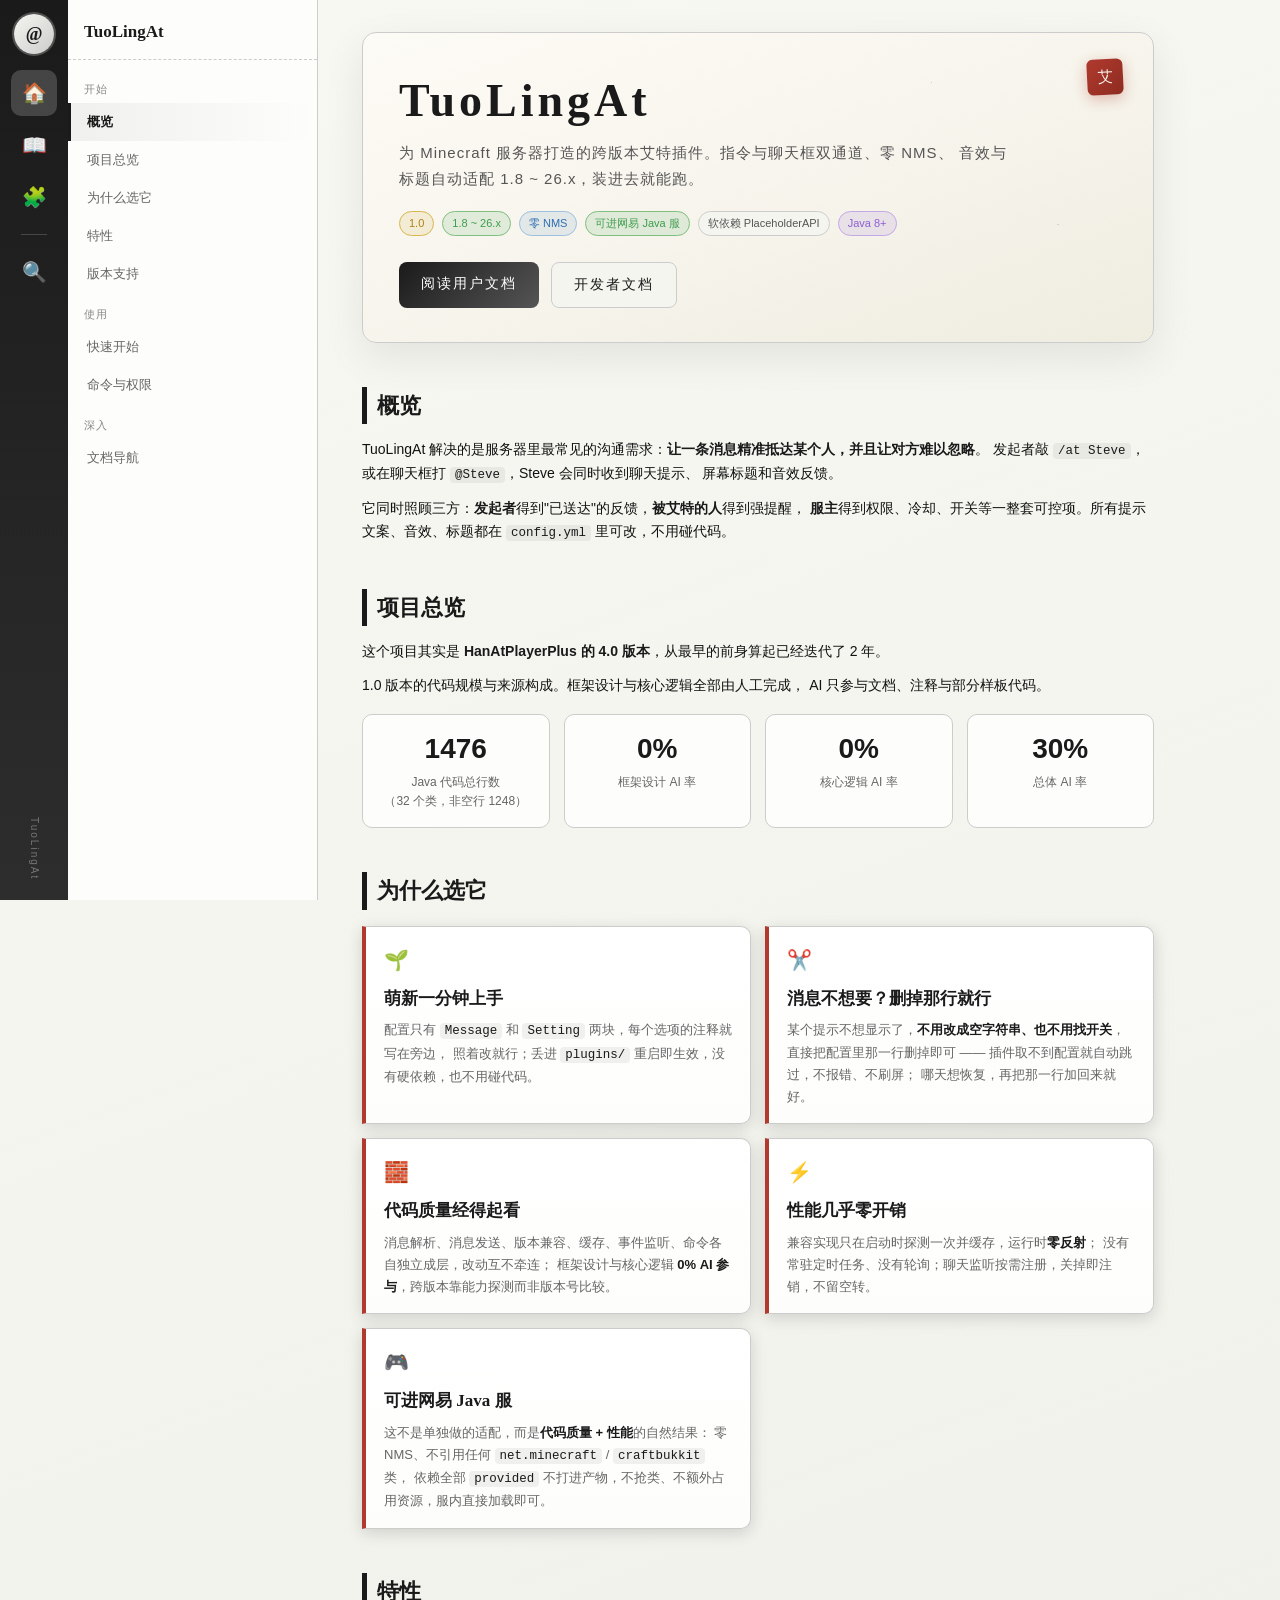
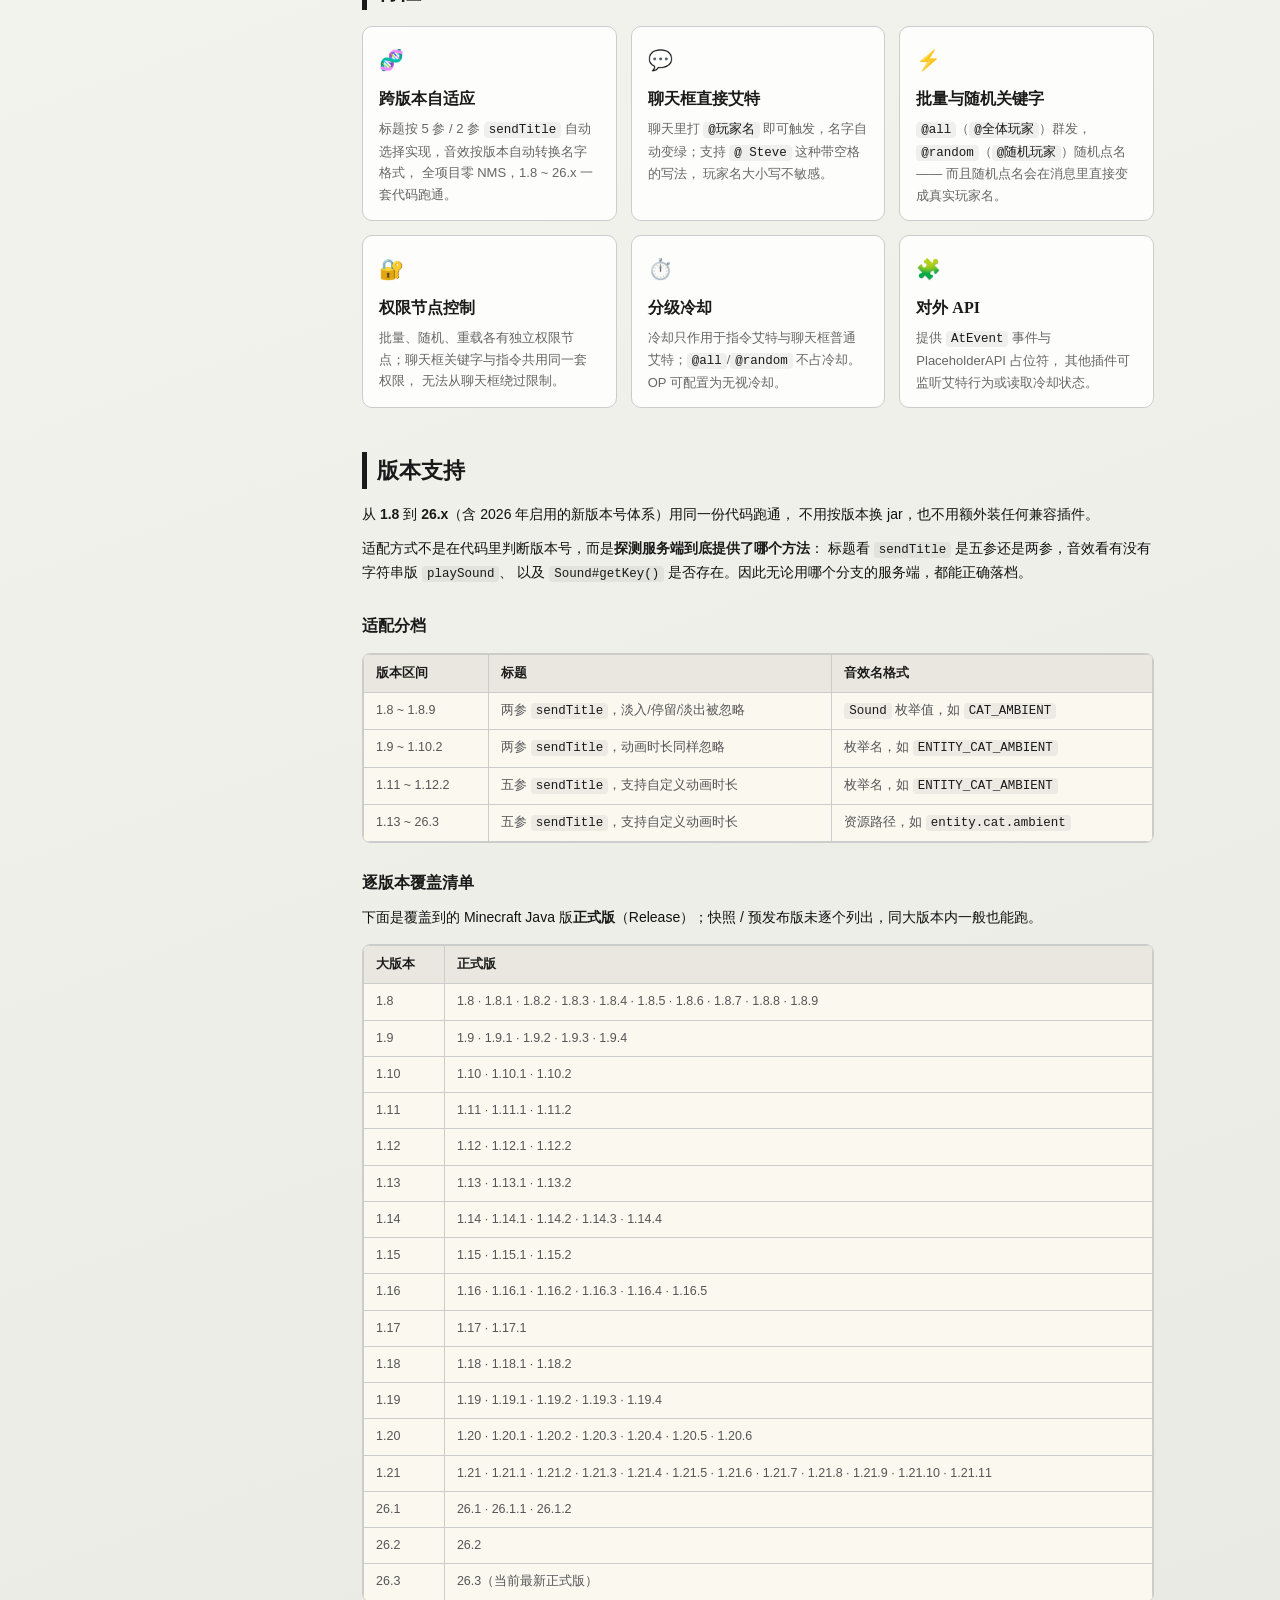
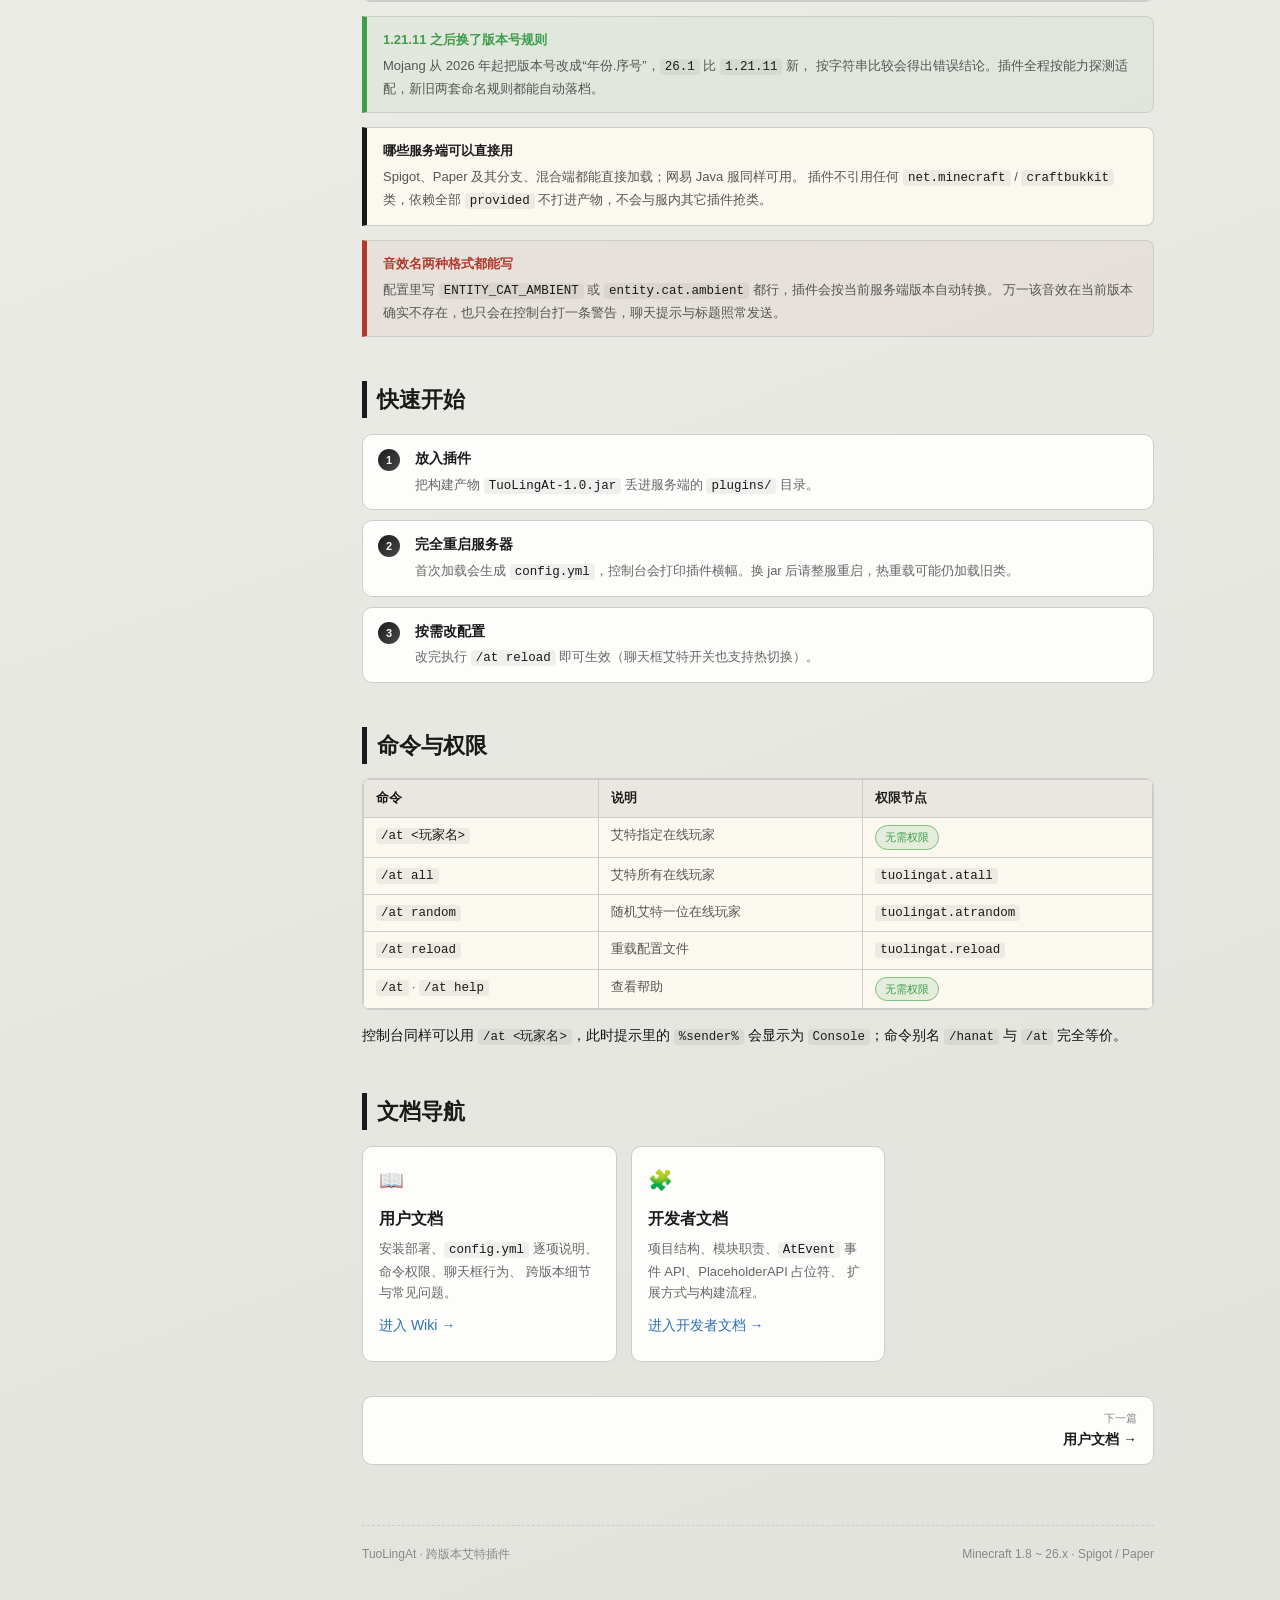
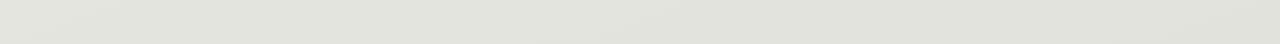
<file: docs/index.html>
<!DOCTYPE html>
<html lang="zh-CN">
<head>
<meta charset="UTF-8">
<meta name="viewport" content="width=device-width, initial-scale=1.0">
<title>TuoLingAt · 跨版本艾特插件</title>
<link rel="stylesheet" href="css/style.css">
</head>
<body>

<div class="app-layout">

    <!-- 左侧导航 -->
    <nav class="nav-rail">
        <div class="nav-logo">@</div>
        <a class="nav-icon active" href="index.html" title="首页">🏠</a>
        <a class="nav-icon" href="wiki.html" title="用户文档">📖</a>
        <a class="nav-icon" href="dev.html" title="开发者文档">🧩</a>
        <div class="nav-sep"></div>
        <a class="nav-icon" href="wiki.html#faq" title="常见问题">🔍</a>
        <div class="nav-foot">TuoLingAt</div>
    </nav>

    <!-- 目录 -->
    <aside class="toc-panel">
        <div class="toc-header">TuoLingAt</div>
        <div class="toc-group">开始</div>
        <a class="toc-item" href="#overview">概览</a>
        <a class="toc-item" href="#stats">项目总览</a>
        <a class="toc-item" href="#why">为什么选它</a>
        <a class="toc-item" href="#features">特性</a>
        <a class="toc-item" href="#versions">版本支持</a>
        <div class="toc-group">使用</div>
        <a class="toc-item" href="#quickstart">快速开始</a>
        <a class="toc-item" href="#commands">命令与权限</a>
        <div class="toc-group">深入</div>
        <a class="toc-item" href="#docs">文档导航</a>
    </aside>

    <!-- 正文 -->
    <main class="doc-panel">
        <div class="doc-inner">

            <section class="hero">
                <div class="hero-seal">艾</div>
                <div class="hero-title">TuoLingAt</div>
                <p class="hero-slogan">
                    为 Minecraft 服务器打造的跨版本艾特插件。指令与聊天框双通道、零 NMS、
                    音效与标题自动适配 1.8 ~ 26.x，装进去就能跑。
                </p>
                <div class="hero-meta">
                    <span class="badge gold">1.0</span>
                    <span class="badge ok">1.8 ~ 26.x</span>
                    <span class="badge blue">零 NMS</span>
                    <span class="badge ok">可进网易 Java 服</span>
                    <span class="badge">软依赖 PlaceholderAPI</span>
                    <span class="badge purple">Java 8+</span>
                </div>
                <div class="hero-actions">
                    <a class="btn-primary" href="wiki.html">阅读用户文档</a>
                    <a class="btn-ghost" href="dev.html">开发者文档</a>
                </div>
            </section>

            <!-- ==================== 概览 ==================== -->
            <h2 id="overview">概览</h2>
            <p>
                TuoLingAt 解决的是服务器里最常见的沟通需求：<strong>让一条消息精准抵达某个人，并且让对方难以忽略</strong>。
                发起者敲 <code>/at Steve</code>，或在聊天框打 <code>@Steve</code>，Steve 会同时收到聊天提示、
                屏幕标题和音效反馈。
            </p>
            <p>
                它同时照顾三方：<strong>发起者</strong>得到"已送达"的反馈，<strong>被艾特的人</strong>得到强提醒，
                <strong>服主</strong>得到权限、冷却、开关等一整套可控项。所有提示文案、音效、标题都在
                <code>config.yml</code> 里可改，不用碰代码。
            </p>

            <!-- ==================== 项目总览 ==================== -->
            <h2 id="stats">项目总览</h2>
            <p>
                这个项目其实是 <strong>HanAtPlayerPlus 的 4.0 版本</strong>，从最早的前身算起已经迭代了 2 年。
            </p>
            <p>
                1.0 版本的代码规模与来源构成。框架设计与核心逻辑全部由人工完成，
                AI 只参与文档、注释与部分样板代码。
            </p>
            <div class="stat-grid">
                <div class="stat">
                    <div class="stat-num">1476</div>
                    <div class="stat-label">Java 代码总行数<br>（32 个类，非空行 1248）</div>
                </div>
                <div class="stat">
                    <div class="stat-num">0%</div>
                    <div class="stat-label">框架设计 AI 率</div>
                </div>
                <div class="stat">
                    <div class="stat-num">0%</div>
                    <div class="stat-label">核心逻辑 AI 率</div>
                </div>
                <div class="stat">
                    <div class="stat-num">30%</div>
                    <div class="stat-label">总体 AI 率</div>
                </div>
            </div>

            <!-- ==================== 为什么选它 ==================== -->
            <h2 id="why">为什么选它</h2>
            <div class="hl-grid">
                <div class="hl">
                    <div class="hl-icon">🌱</div>
                    <div class="hl-title">萌新一分钟上手</div>
                    <div class="hl-text">
                        配置只有 <code>Message</code> 和 <code>Setting</code> 两块，每个选项的注释就写在旁边，
                        照着改就行；丢进 <code>plugins/</code> 重启即生效，没有硬依赖，也不用碰代码。
                    </div>
                </div>
                <div class="hl">
                    <div class="hl-icon">✂️</div>
                    <div class="hl-title">消息不想要？删掉那行就行</div>
                    <div class="hl-text">
                        某个提示不想显示了，<strong>不用改成空字符串、也不用找开关</strong>，
                        直接把配置里那一行删掉即可 —— 插件取不到配置就自动跳过，不报错、不刷屏；
                        哪天想恢复，再把那一行加回来就好。
                    </div>
                </div>
                <div class="hl">
                    <div class="hl-icon">🧱</div>
                    <div class="hl-title">代码质量经得起看</div>
                    <div class="hl-text">
                        消息解析、消息发送、版本兼容、缓存、事件监听、命令各自独立成层，改动互不牵连；
                        框架设计与核心逻辑 <strong>0% AI 参与</strong>，跨版本靠能力探测而非版本号比较。
                    </div>
                </div>
                <div class="hl">
                    <div class="hl-icon">⚡</div>
                    <div class="hl-title">性能几乎零开销</div>
                    <div class="hl-text">
                        兼容实现只在启动时探测一次并缓存，运行时<strong>零反射</strong>；
                        没有常驻定时任务、没有轮询；聊天监听按需注册，关掉即注销，不留空转。
                    </div>
                </div>
                <div class="hl">
                    <div class="hl-icon">🎮</div>
                    <div class="hl-title">可进网易 Java 服</div>
                    <div class="hl-text">
                        这不是单独做的适配，而是<strong>代码质量 + 性能</strong>的自然结果：
                        零 NMS、不引用任何 <code>net.minecraft</code> / <code>craftbukkit</code> 类，
                        依赖全部 <code>provided</code> 不打进产物，不抢类、不额外占用资源，服内直接加载即可。
                    </div>
                </div>
            </div>

            <!-- ==================== 特性 ==================== -->
            <h2 id="features">特性</h2>
            <div class="card-grid">
                <div class="card">
                    <div class="card-icon">🧬</div>
                    <div class="card-title">跨版本自适应</div>
                    <div class="card-text">
                        标题按 5 参 / 2 参 <code>sendTitle</code> 自动选择实现，音效按版本自动转换名字格式，
                        全项目零 NMS，1.8 ~ 26.x 一套代码跑通。
                    </div>
                </div>
                <div class="card">
                    <div class="card-icon">💬</div>
                    <div class="card-title">聊天框直接艾特</div>
                    <div class="card-text">
                        聊天里打 <code>@玩家名</code> 即可触发，名字自动变绿；支持 <code>@ Steve</code> 这种带空格的写法，
                        玩家名大小写不敏感。
                    </div>
                </div>
                <div class="card">
                    <div class="card-icon">⚡</div>
                    <div class="card-title">批量与随机关键字</div>
                    <div class="card-text">
                        <code>@all</code>（<code>@全体玩家</code>）群发，<code>@random</code>（<code>@随机玩家</code>）随机点名 ——
                        而且随机点名会在消息里直接变成真实玩家名。
                    </div>
                </div>
                <div class="card">
                    <div class="card-icon">🔐</div>
                    <div class="card-title">权限节点控制</div>
                    <div class="card-text">
                        批量、随机、重载各有独立权限节点；聊天框关键字与指令共用同一套权限，
                        无法从聊天框绕过限制。
                    </div>
                </div>
                <div class="card">
                    <div class="card-icon">⏱️</div>
                    <div class="card-title">分级冷却</div>
                    <div class="card-text">
                        冷却只作用于指令艾特与聊天框普通艾特；<code>@all</code>/<code>@random</code> 不占冷却。
                        OP 可配置为无视冷却。
                    </div>
                </div>
                <div class="card">
                    <div class="card-icon">🧩</div>
                    <div class="card-title">对外 API</div>
                    <div class="card-text">
                        提供 <code>AtEvent</code> 事件与 PlaceholderAPI 占位符，
                        其他插件可监听艾特行为或读取冷却状态。
                    </div>
                </div>
            </div>

            <!-- ==================== 版本支持 ==================== -->
            <h2 id="versions">版本支持</h2>
            <p>
                从 <strong>1.8</strong> 到 <strong>26.x</strong>（含 2026 年启用的新版本号体系）用同一份代码跑通，
                不用按版本换 jar，也不用额外装任何兼容插件。
            </p>
            <p>
                适配方式不是在代码里判断版本号，而是<strong>探测服务端到底提供了哪个方法</strong>：
                标题看 <code>sendTitle</code> 是五参还是两参，音效看有没有字符串版 <code>playSound</code>、
                以及 <code>Sound#getKey()</code> 是否存在。因此无论用哪个分支的服务端，都能正确落档。
            </p>

            <h3>适配分档</h3>
            <div class="tbl-wrap">
                <table>
                    <thead>
                    <tr>
                        <th>版本区间</th>
                        <th>标题</th>
                        <th>音效名格式</th>
                    </tr>
                    </thead>
                    <tbody>
                    <tr>
                        <td>1.8 ~ 1.8.9</td>
                        <td>两参 <code>sendTitle</code>，淡入/停留/淡出被忽略</td>
                        <td><code>Sound</code> 枚举值，如 <code>CAT_AMBIENT</code></td>
                    </tr>
                    <tr>
                        <td>1.9 ~ 1.10.2</td>
                        <td>两参 <code>sendTitle</code>，动画时长同样忽略</td>
                        <td>枚举名，如 <code>ENTITY_CAT_AMBIENT</code></td>
                    </tr>
                    <tr>
                        <td>1.11 ~ 1.12.2</td>
                        <td>五参 <code>sendTitle</code>，支持自定义动画时长</td>
                        <td>枚举名，如 <code>ENTITY_CAT_AMBIENT</code></td>
                    </tr>
                    <tr>
                        <td>1.13 ~ 26.3</td>
                        <td>五参 <code>sendTitle</code>，支持自定义动画时长</td>
                        <td>资源路径，如 <code>entity.cat.ambient</code></td>
                    </tr>
                    </tbody>
                </table>
            </div>

            <h3>逐版本覆盖清单</h3>
            <p>下面是覆盖到的 Minecraft Java 版<strong>正式版</strong>（Release）；快照 / 预发布版未逐个列出，同大版本内一般也能跑。</p>
            <div class="tbl-wrap">
                <table>
                    <thead>
                    <tr><th>大版本</th><th>正式版</th></tr>
                    </thead>
                    <tbody>
                    <tr><td>1.8</td><td>1.8 · 1.8.1 · 1.8.2 · 1.8.3 · 1.8.4 · 1.8.5 · 1.8.6 · 1.8.7 · 1.8.8 · 1.8.9</td></tr>
                    <tr><td>1.9</td><td>1.9 · 1.9.1 · 1.9.2 · 1.9.3 · 1.9.4</td></tr>
                    <tr><td>1.10</td><td>1.10 · 1.10.1 · 1.10.2</td></tr>
                    <tr><td>1.11</td><td>1.11 · 1.11.1 · 1.11.2</td></tr>
                    <tr><td>1.12</td><td>1.12 · 1.12.1 · 1.12.2</td></tr>
                    <tr><td>1.13</td><td>1.13 · 1.13.1 · 1.13.2</td></tr>
                    <tr><td>1.14</td><td>1.14 · 1.14.1 · 1.14.2 · 1.14.3 · 1.14.4</td></tr>
                    <tr><td>1.15</td><td>1.15 · 1.15.1 · 1.15.2</td></tr>
                    <tr><td>1.16</td><td>1.16 · 1.16.1 · 1.16.2 · 1.16.3 · 1.16.4 · 1.16.5</td></tr>
                    <tr><td>1.17</td><td>1.17 · 1.17.1</td></tr>
                    <tr><td>1.18</td><td>1.18 · 1.18.1 · 1.18.2</td></tr>
                    <tr><td>1.19</td><td>1.19 · 1.19.1 · 1.19.2 · 1.19.3 · 1.19.4</td></tr>
                    <tr><td>1.20</td><td>1.20 · 1.20.1 · 1.20.2 · 1.20.3 · 1.20.4 · 1.20.5 · 1.20.6</td></tr>
                    <tr><td>1.21</td><td>1.21 · 1.21.1 · 1.21.2 · 1.21.3 · 1.21.4 · 1.21.5 · 1.21.6 · 1.21.7 · 1.21.8 · 1.21.9 · 1.21.10 · 1.21.11</td></tr>
                    <tr><td>26.1</td><td>26.1 · 26.1.1 · 26.1.2</td></tr>
                    <tr><td>26.2</td><td>26.2</td></tr>
                    <tr><td>26.3</td><td>26.3（当前最新正式版）</td></tr>
                    </tbody>
                </table>
            </div>

            <div class="note tip">
                <div class="note-h">1.21.11 之后换了版本号规则</div>
                Mojang 从 2026 年起把版本号改成“年份.序号”，<code>26.1</code> 比 <code>1.21.11</code> 新，
                按字符串比较会得出错误结论。插件全程按能力探测适配，新旧两套命名规则都能自动落档。
            </div>
            <div class="note">
                <div class="note-h">哪些服务端可以直接用</div>
                Spigot、Paper 及其分支、混合端都能直接加载；网易 Java 服同样可用。
                插件不引用任何 <code>net.minecraft</code> / <code>craftbukkit</code> 类，依赖全部 <code>provided</code> 不打进产物，不会与服内其它插件抢类。
            </div>
            <div class="note warn">
                <div class="note-h">音效名两种格式都能写</div>
                配置里写 <code>ENTITY_CAT_AMBIENT</code> 或 <code>entity.cat.ambient</code> 都行，插件会按当前服务端版本自动转换。
                万一该音效在当前版本确实不存在，也只会在控制台打一条警告，聊天提示与标题照常发送。
            </div>

            <!-- ==================== 快速开始 ==================== -->
            <h2 id="quickstart">快速开始</h2>
            <div class="steps">
                <div class="step">
                    <b>放入插件</b>
                    <span>把构建产物 <code>TuoLingAt-1.0.jar</code> 丢进服务端的 <code>plugins/</code> 目录。</span>
                </div>
                <div class="step">
                    <b>完全重启服务器</b>
                    <span>首次加载会生成 <code>config.yml</code>，控制台会打印插件横幅。换 jar 后请整服重启，热重载可能仍加载旧类。</span>
                </div>
                <div class="step">
                    <b>按需改配置</b>
                    <span>改完执行 <code>/at reload</code> 即可生效（聊天框艾特开关也支持热切换）。</span>
                </div>
            </div>

            <!-- ==================== 命令 ==================== -->
            <h2 id="commands">命令与权限</h2>
            <div class="tbl-wrap">
                <table>
                    <thead>
                    <tr>
                        <th>命令</th>
                        <th>说明</th>
                        <th>权限节点</th>
                    </tr>
                    </thead>
                    <tbody>
                    <tr>
                        <td><code>/at &lt;玩家名&gt;</code></td>
                        <td>艾特指定在线玩家</td>
                        <td><span class="badge ok">无需权限</span></td>
                    </tr>
                    <tr>
                        <td><code>/at all</code></td>
                        <td>艾特所有在线玩家</td>
                        <td><code>tuolingat.atall</code></td>
                    </tr>
                    <tr>
                        <td><code>/at random</code></td>
                        <td>随机艾特一位在线玩家</td>
                        <td><code>tuolingat.atrandom</code></td>
                    </tr>
                    <tr>
                        <td><code>/at reload</code></td>
                        <td>重载配置文件</td>
                        <td><code>tuolingat.reload</code></td>
                    </tr>
                    <tr>
                        <td><code>/at</code> · <code>/at help</code></td>
                        <td>查看帮助</td>
                        <td><span class="badge ok">无需权限</span></td>
                    </tr>
                    </tbody>
                </table>
            </div>
            <p>
                控制台同样可以用 <code>/at &lt;玩家名&gt;</code>，此时提示里的 <code>%sender%</code> 会显示为
                <code>Console</code>；命令别名 <code>/hanat</code> 与 <code>/at</code> 完全等价。
            </p>

            <!-- ==================== 文档导航 ==================== -->
            <h2 id="docs">文档导航</h2>
            <div class="card-grid">
                <div class="card">
                    <div class="card-icon">📖</div>
                    <div class="card-title">用户文档</div>
                    <div class="card-text">
                        安装部署、<code>config.yml</code> 逐项说明、命令权限、聊天框行为、
                        跨版本细节与常见问题。
                    </div>
                    <p><a href="wiki.html">进入 Wiki →</a></p>
                </div>
                <div class="card">
                    <div class="card-icon">🧩</div>
                    <div class="card-title">开发者文档</div>
                    <div class="card-text">
                        项目结构、模块职责、<code>AtEvent</code> 事件 API、PlaceholderAPI 占位符、
                        扩展方式与构建流程。
                    </div>
                    <p><a href="dev.html">进入开发者文档 →</a></p>
                </div>
            </div>

            <div class="pager">
                <a class="next" href="wiki.html">
                    <span class="pager-h">下一篇</span>
                    <span class="pager-t">用户文档 →</span>
                </a>
            </div>

            <div class="doc-footer">
                <span>TuoLingAt · 跨版本艾特插件</span>
                <span>Minecraft 1.8 ~ 26.x · Spigot / Paper</span>
            </div>

        </div>
    </main>
</div>

<script src="js/docs.js"></script>
</body>
</html>
</file>
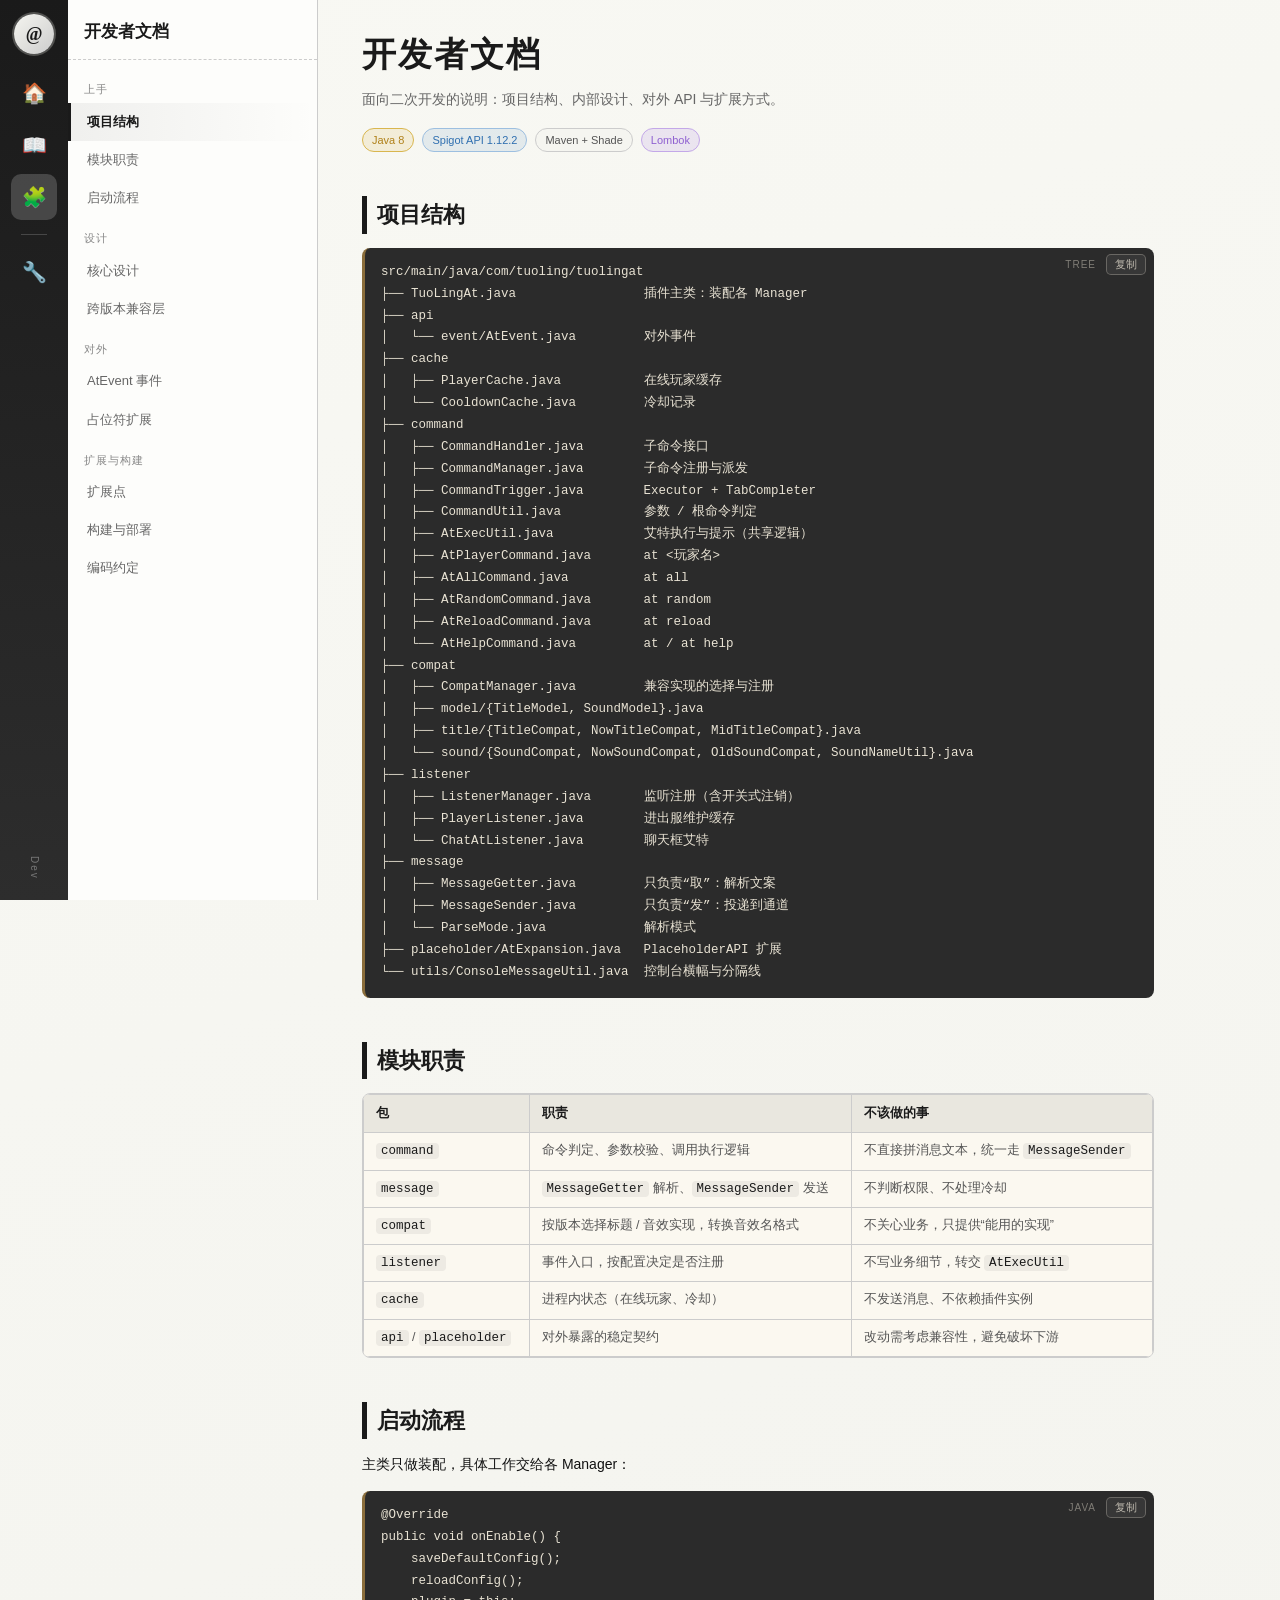
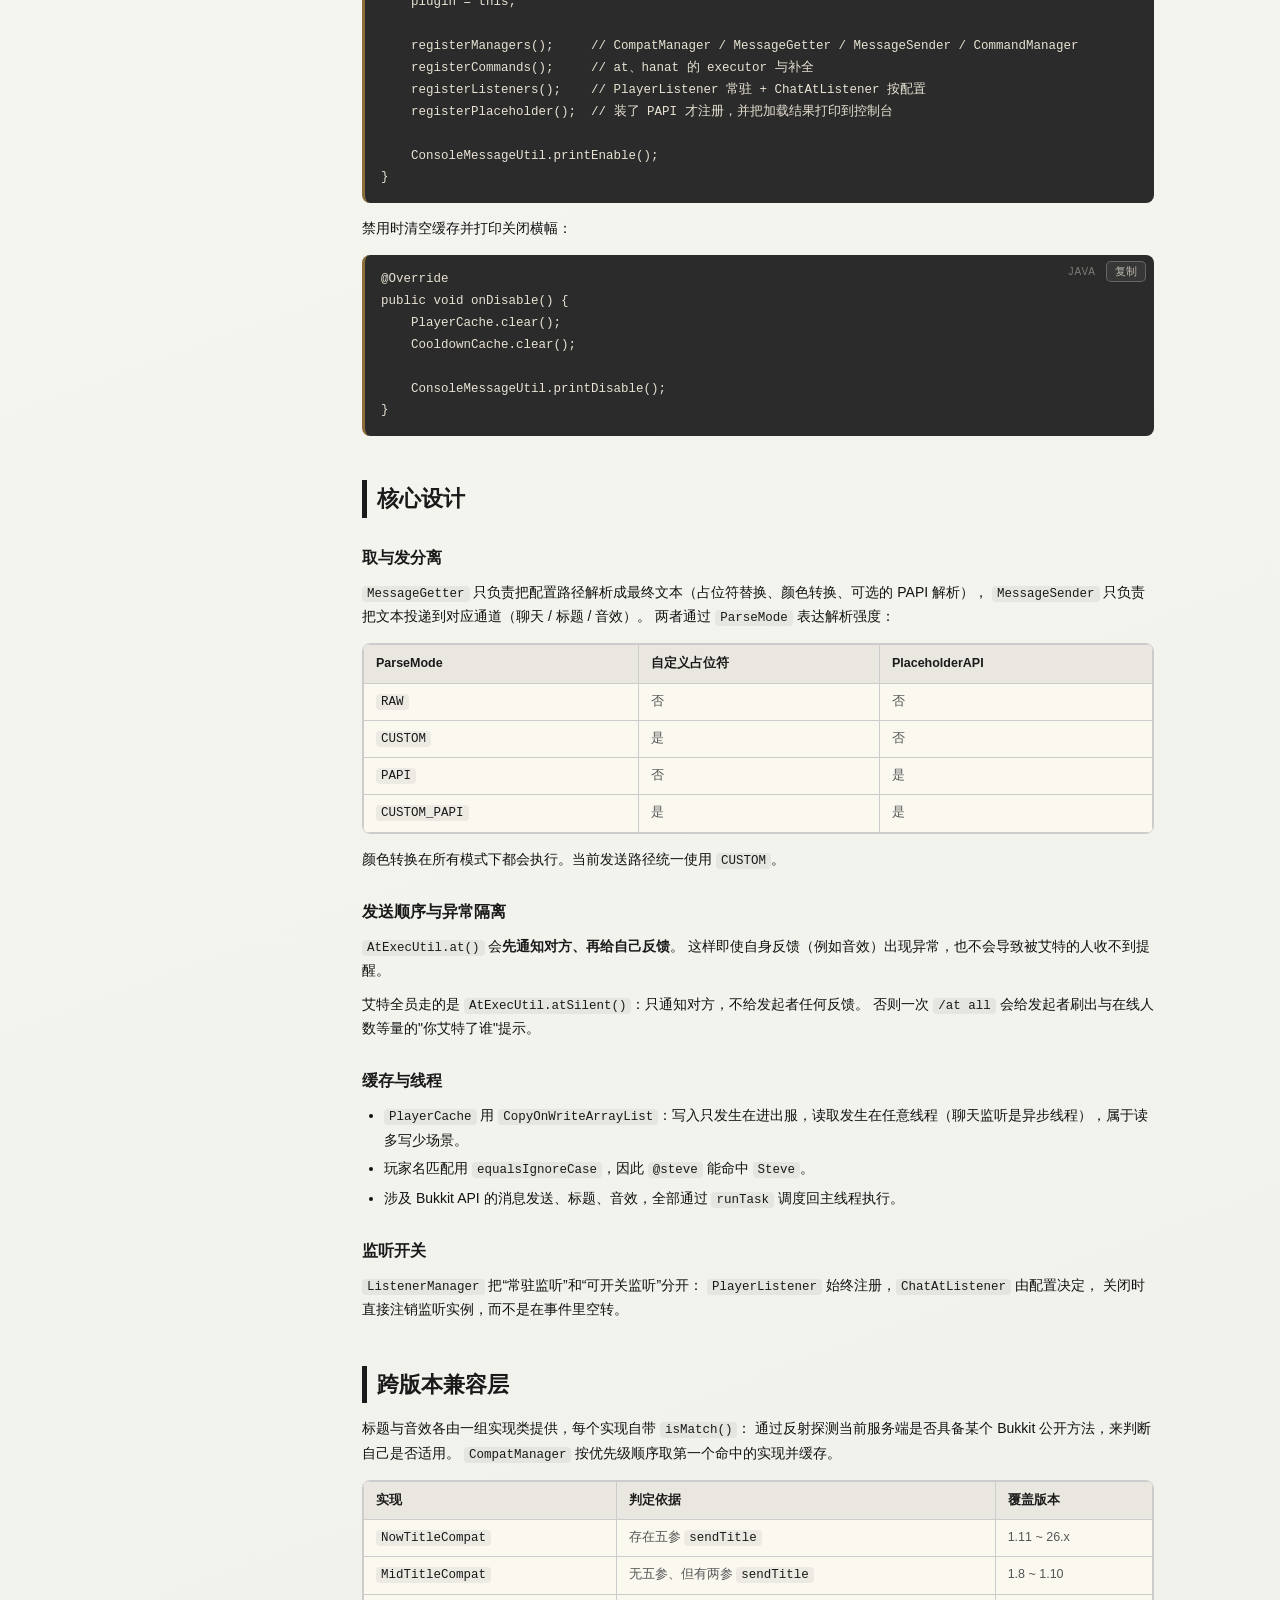
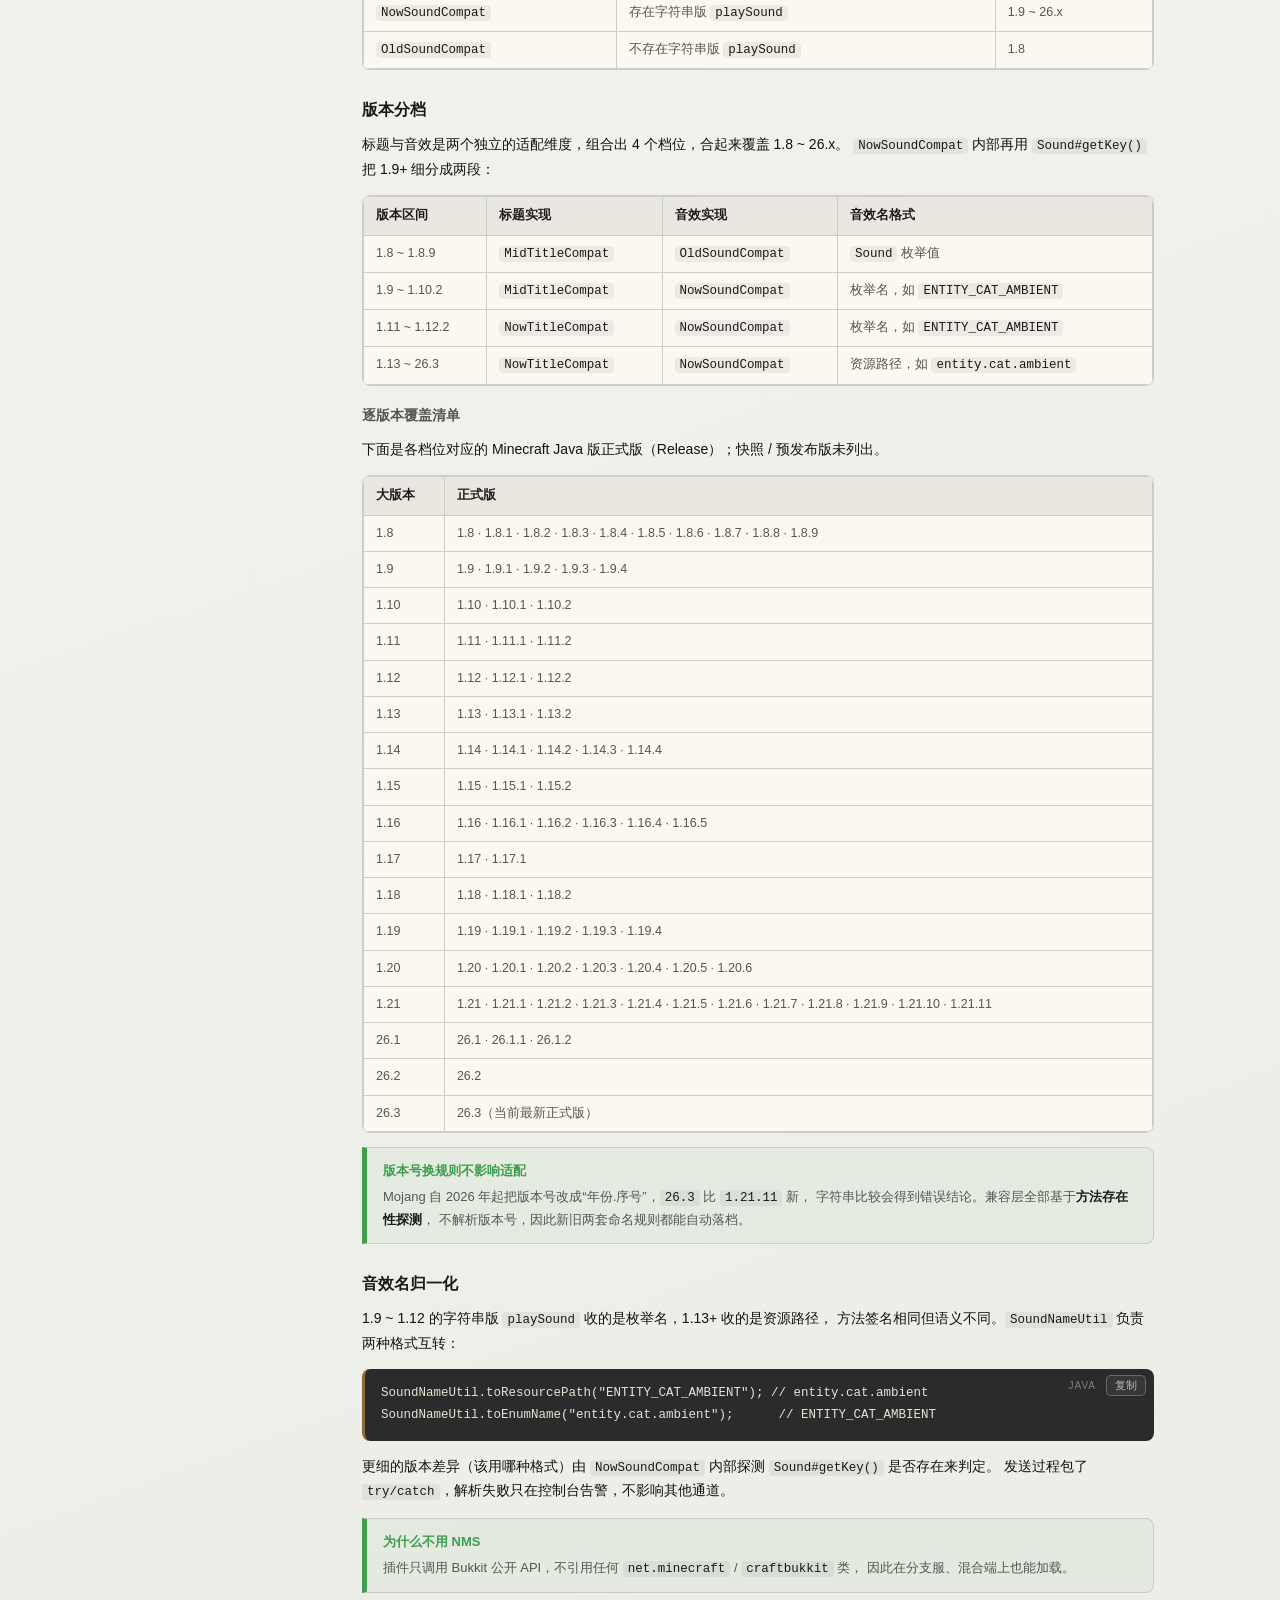
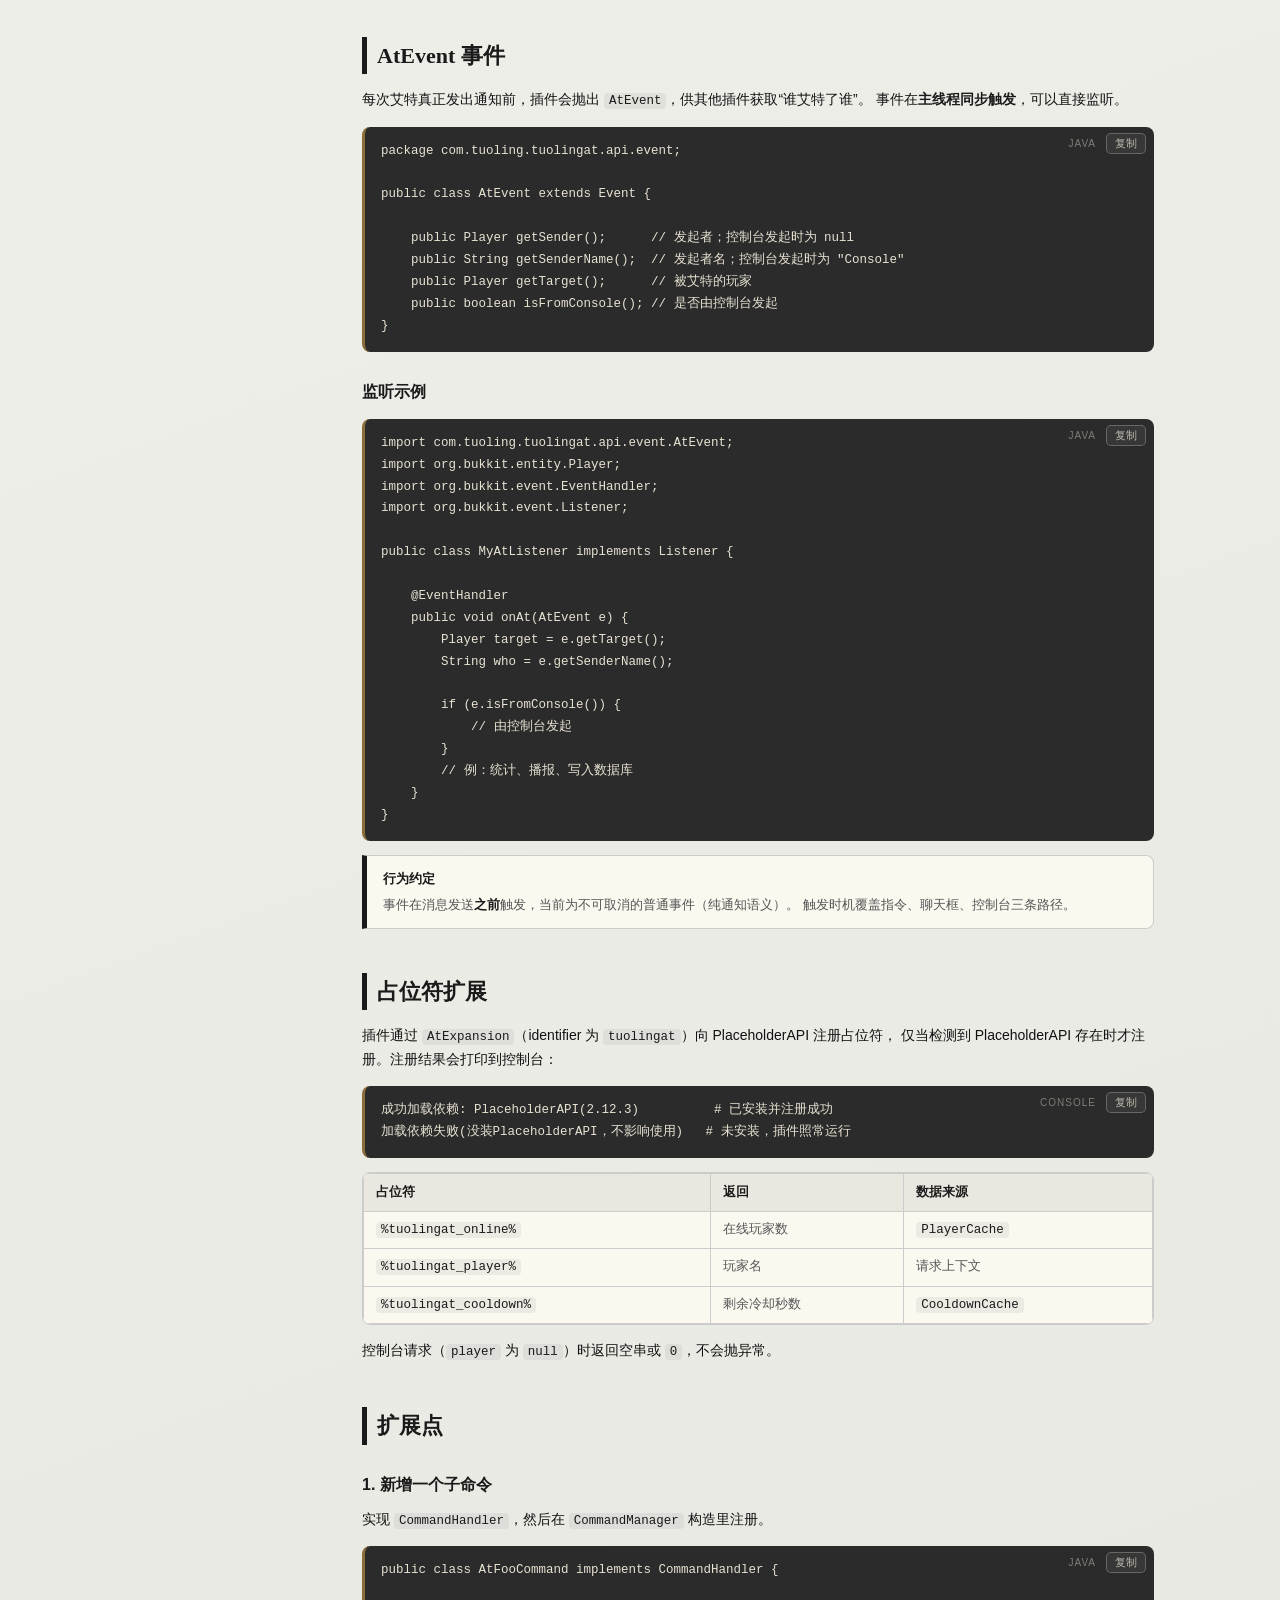
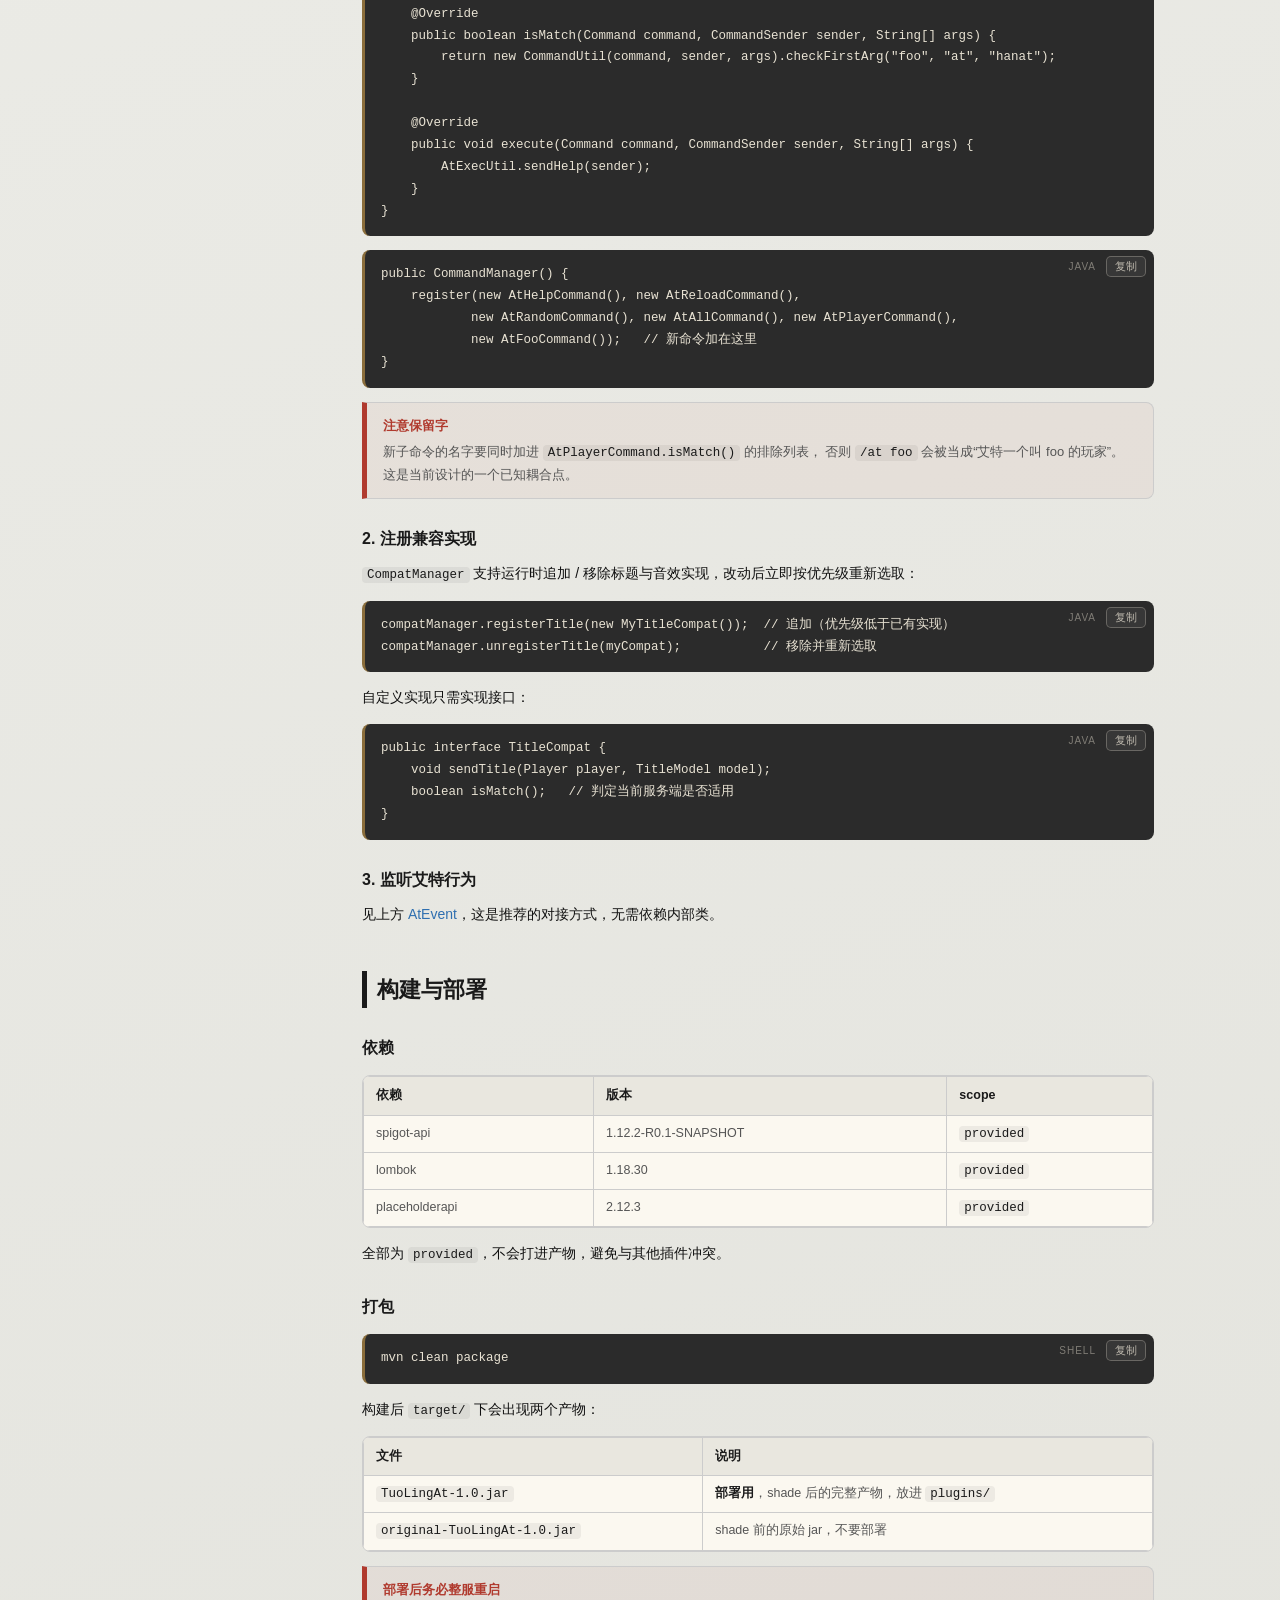
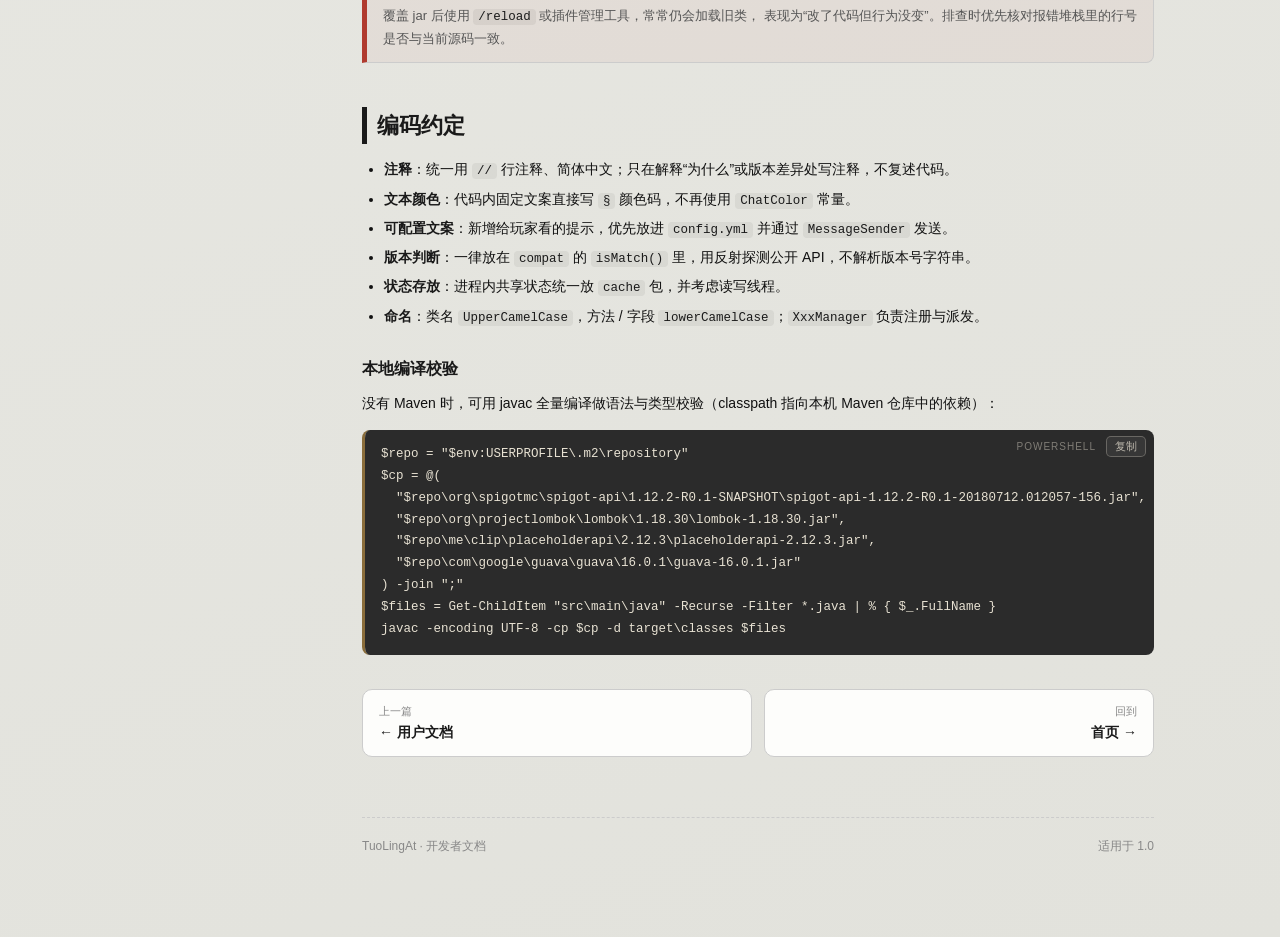
<file: docs/dev.html>
<!DOCTYPE html>
<html lang="zh-CN">
<head>
<meta charset="UTF-8">
<meta name="viewport" content="width=device-width, initial-scale=1.0">
<title>开发者文档 · TuoLingAt</title>
<link rel="stylesheet" href="css/style.css">
</head>
<body>

<div class="app-layout">

    <nav class="nav-rail">
        <div class="nav-logo">@</div>
        <a class="nav-icon" href="index.html" title="首页">🏠</a>
        <a class="nav-icon" href="wiki.html" title="用户文档">📖</a>
        <a class="nav-icon active" href="dev.html" title="开发者文档">🧩</a>
        <div class="nav-sep"></div>
        <a class="nav-icon" href="#build" title="构建与部署">🔧</a>
        <div class="nav-foot">Dev</div>
    </nav>

    <aside class="toc-panel">
        <div class="toc-header">开发者文档</div>
        <div class="toc-group">上手</div>
        <a class="toc-item" href="#structure">项目结构</a>
        <a class="toc-item" href="#modules">模块职责</a>
        <a class="toc-item" href="#startup">启动流程</a>
        <div class="toc-group">设计</div>
        <a class="toc-item" href="#design">核心设计</a>
        <a class="toc-item" href="#compat">跨版本兼容层</a>
        <div class="toc-group">对外</div>
        <a class="toc-item" href="#event">AtEvent 事件</a>
        <a class="toc-item" href="#papi">占位符扩展</a>
        <div class="toc-group">扩展与构建</div>
        <a class="toc-item" href="#extend">扩展点</a>
        <a class="toc-item" href="#build">构建与部署</a>
        <a class="toc-item" href="#convention">编码约定</a>
    </aside>

    <main class="doc-panel">
        <div class="doc-inner">

            <div class="doc-title">开发者文档</div>
            <p class="doc-sub">面向二次开发的说明：项目结构、内部设计、对外 API 与扩展方式。</p>
            <div class="doc-meta">
                <span class="badge gold">Java 8</span>
                <span class="badge blue">Spigot API 1.12.2</span>
                <span class="badge">Maven + Shade</span>
                <span class="badge purple">Lombok</span>
            </div>

            <!-- ==================== 结构 ==================== -->
            <h2 id="structure">项目结构</h2>
            <div class="code-block">
                <span class="code-lang">tree</span>
                <pre><code>src/main/java/com/tuoling/tuolingat
├── TuoLingAt.java                 插件主类：装配各 Manager
├── api
│   └── event/AtEvent.java         对外事件
├── cache
│   ├── PlayerCache.java           在线玩家缓存
│   └── CooldownCache.java         冷却记录
├── command
│   ├── CommandHandler.java        子命令接口
│   ├── CommandManager.java        子命令注册与派发
│   ├── CommandTrigger.java        Executor + TabCompleter
│   ├── CommandUtil.java           参数 / 根命令判定
│   ├── AtExecUtil.java            艾特执行与提示（共享逻辑）
│   ├── AtPlayerCommand.java       at &lt;玩家名&gt;
│   ├── AtAllCommand.java          at all
│   ├── AtRandomCommand.java       at random
│   ├── AtReloadCommand.java       at reload
│   └── AtHelpCommand.java         at / at help
├── compat
│   ├── CompatManager.java         兼容实现的选择与注册
│   ├── model/{TitleModel, SoundModel}.java
│   ├── title/{TitleCompat, NowTitleCompat, MidTitleCompat}.java
│   └── sound/{SoundCompat, NowSoundCompat, OldSoundCompat, SoundNameUtil}.java
├── listener
│   ├── ListenerManager.java       监听注册（含开关式注销）
│   ├── PlayerListener.java        进出服维护缓存
│   └── ChatAtListener.java        聊天框艾特
├── message
│   ├── MessageGetter.java         只负责“取”：解析文案
│   ├── MessageSender.java         只负责“发”：投递到通道
│   └── ParseMode.java             解析模式
├── placeholder/AtExpansion.java   PlaceholderAPI 扩展
└── utils/ConsoleMessageUtil.java  控制台横幅与分隔线</code></pre>
            </div>

            <!-- ==================== 模块职责 ==================== -->
            <h2 id="modules">模块职责</h2>
            <div class="tbl-wrap">
                <table>
                    <thead>
                    <tr><th>包</th><th>职责</th><th>不该做的事</th></tr>
                    </thead>
                    <tbody>
                    <tr>
                        <td><code>command</code></td>
                        <td>命令判定、参数校验、调用执行逻辑</td>
                        <td>不直接拼消息文本，统一走 <code>MessageSender</code></td>
                    </tr>
                    <tr>
                        <td><code>message</code></td>
                        <td><code>MessageGetter</code> 解析、<code>MessageSender</code> 发送</td>
                        <td>不判断权限、不处理冷却</td>
                    </tr>
                    <tr>
                        <td><code>compat</code></td>
                        <td>按版本选择标题 / 音效实现，转换音效名格式</td>
                        <td>不关心业务，只提供“能用的实现”</td>
                    </tr>
                    <tr>
                        <td><code>listener</code></td>
                        <td>事件入口，按配置决定是否注册</td>
                        <td>不写业务细节，转交 <code>AtExecUtil</code></td>
                    </tr>
                    <tr>
                        <td><code>cache</code></td>
                        <td>进程内状态（在线玩家、冷却）</td>
                        <td>不发送消息、不依赖插件实例</td>
                    </tr>
                    <tr>
                        <td><code>api</code> / <code>placeholder</code></td>
                        <td>对外暴露的稳定契约</td>
                        <td>改动需考虑兼容性，避免破坏下游</td>
                    </tr>
                    </tbody>
                </table>
            </div>

            <!-- ==================== 启动流程 ==================== -->
            <h2 id="startup">启动流程</h2>
            <p>主类只做装配，具体工作交给各 Manager：</p>
            <div class="code-block">
                <span class="code-lang">java</span>
                <pre><code>@Override
public void onEnable() {
    saveDefaultConfig();
    reloadConfig();
    plugin = this;

    registerManagers();     // CompatManager / MessageGetter / MessageSender / CommandManager
    registerCommands();     // at、hanat 的 executor 与补全
    registerListeners();    // PlayerListener 常驻 + ChatAtListener 按配置
    registerPlaceholder();  // 装了 PAPI 才注册，并把加载结果打印到控制台

    ConsoleMessageUtil.printEnable();
}</code></pre>
            </div>
            <p>禁用时清空缓存并打印关闭横幅：</p>
            <div class="code-block">
                <span class="code-lang">java</span>
                <pre><code>@Override
public void onDisable() {
    PlayerCache.clear();
    CooldownCache.clear();

    ConsoleMessageUtil.printDisable();
}</code></pre>
            </div>

            <!-- ==================== 核心设计 ==================== -->
            <h2 id="design">核心设计</h2>

            <h3>取与发分离</h3>
            <p>
                <code>MessageGetter</code> 只负责把配置路径解析成最终文本（占位符替换、颜色转换、可选的 PAPI 解析），
                <code>MessageSender</code> 只负责把文本投递到对应通道（聊天 / 标题 / 音效）。
                两者通过 <code>ParseMode</code> 表达解析强度：
            </p>
            <div class="tbl-wrap">
                <table>
                    <thead>
                    <tr><th>ParseMode</th><th>自定义占位符</th><th>PlaceholderAPI</th></tr>
                    </thead>
                    <tbody>
                    <tr><td><code>RAW</code></td><td>否</td><td>否</td></tr>
                    <tr><td><code>CUSTOM</code></td><td>是</td><td>否</td></tr>
                    <tr><td><code>PAPI</code></td><td>否</td><td>是</td></tr>
                    <tr><td><code>CUSTOM_PAPI</code></td><td>是</td><td>是</td></tr>
                    </tbody>
                </table>
            </div>
            <p>颜色转换在所有模式下都会执行。当前发送路径统一使用 <code>CUSTOM</code>。</p>

            <h3>发送顺序与异常隔离</h3>
            <p>
                <code>AtExecUtil.at()</code> 会<strong>先通知对方、再给自己反馈</strong>。
                这样即使自身反馈（例如音效）出现异常，也不会导致被艾特的人收不到提醒。
            </p>
            <p>
                艾特全员走的是 <code>AtExecUtil.atSilent()</code>：只通知对方，不给发起者任何反馈。
                否则一次 <code>/at all</code> 会给发起者刷出与在线人数等量的"你艾特了谁"提示。
            </p>

            <h3>缓存与线程</h3>
            <ul>
                <li><code>PlayerCache</code> 用 <code>CopyOnWriteArrayList</code>：写入只发生在进出服，读取发生在任意线程（聊天监听是异步线程），属于读多写少场景。</li>
                <li>玩家名匹配用 <code>equalsIgnoreCase</code>，因此 <code>@steve</code> 能命中 <code>Steve</code>。</li>
                <li>涉及 Bukkit API 的消息发送、标题、音效，全部通过 <code>runTask</code> 调度回主线程执行。</li>
            </ul>

            <h3>监听开关</h3>
            <p>
                <code>ListenerManager</code> 把“常驻监听”和“可开关监听”分开：
                <code>PlayerListener</code> 始终注册，<code>ChatAtListener</code> 由配置决定，
                关闭时直接注销监听实例，而不是在事件里空转。
            </p>

            <!-- ==================== 兼容层 ==================== -->
            <h2 id="compat">跨版本兼容层</h2>
            <p>
                标题与音效各由一组实现类提供，每个实现自带 <code>isMatch()</code>：
                通过反射探测当前服务端是否具备某个 Bukkit 公开方法，来判断自己是否适用。
                <code>CompatManager</code> 按优先级顺序取第一个命中的实现并缓存。
            </p>
            <div class="tbl-wrap">
                <table>
                    <thead>
                    <tr><th>实现</th><th>判定依据</th><th>覆盖版本</th></tr>
                    </thead>
                    <tbody>
                    <tr>
                        <td><code>NowTitleCompat</code></td>
                        <td>存在五参 <code>sendTitle</code></td>
                        <td>1.11 ~ 26.x</td>
                    </tr>
                    <tr>
                        <td><code>MidTitleCompat</code></td>
                        <td>无五参、但有两参 <code>sendTitle</code></td>
                        <td>1.8 ~ 1.10</td>
                    </tr>
                    <tr>
                        <td><code>NowSoundCompat</code></td>
                        <td>存在字符串版 <code>playSound</code></td>
                        <td>1.9 ~ 26.x</td>
                    </tr>
                    <tr>
                        <td><code>OldSoundCompat</code></td>
                        <td>不存在字符串版 <code>playSound</code></td>
                        <td>1.8</td>
                    </tr>
                    </tbody>
                </table>
            </div>

            <h3>版本分档</h3>
            <p>
                标题与音效是两个独立的适配维度，组合出 4 个档位，合起来覆盖 1.8 ~ 26.x。
                <code>NowSoundCompat</code> 内部再用 <code>Sound#getKey()</code> 把 1.9+ 细分成两段：
            </p>
            <div class="tbl-wrap">
                <table>
                    <thead>
                    <tr><th>版本区间</th><th>标题实现</th><th>音效实现</th><th>音效名格式</th></tr>
                    </thead>
                    <tbody>
                    <tr><td>1.8 ~ 1.8.9</td><td><code>MidTitleCompat</code></td><td><code>OldSoundCompat</code></td><td><code>Sound</code> 枚举值</td></tr>
                    <tr><td>1.9 ~ 1.10.2</td><td><code>MidTitleCompat</code></td><td><code>NowSoundCompat</code></td><td>枚举名，如 <code>ENTITY_CAT_AMBIENT</code></td></tr>
                    <tr><td>1.11 ~ 1.12.2</td><td><code>NowTitleCompat</code></td><td><code>NowSoundCompat</code></td><td>枚举名，如 <code>ENTITY_CAT_AMBIENT</code></td></tr>
                    <tr><td>1.13 ~ 26.3</td><td><code>NowTitleCompat</code></td><td><code>NowSoundCompat</code></td><td>资源路径，如 <code>entity.cat.ambient</code></td></tr>
                    </tbody>
                </table>
            </div>

            <h4>逐版本覆盖清单</h4>
            <p>下面是各档位对应的 Minecraft Java 版正式版（Release）；快照 / 预发布版未列出。</p>
            <div class="tbl-wrap">
                <table>
                    <thead>
                    <tr><th>大版本</th><th>正式版</th></tr>
                    </thead>
                    <tbody>
                    <tr><td>1.8</td><td>1.8 · 1.8.1 · 1.8.2 · 1.8.3 · 1.8.4 · 1.8.5 · 1.8.6 · 1.8.7 · 1.8.8 · 1.8.9</td></tr>
                    <tr><td>1.9</td><td>1.9 · 1.9.1 · 1.9.2 · 1.9.3 · 1.9.4</td></tr>
                    <tr><td>1.10</td><td>1.10 · 1.10.1 · 1.10.2</td></tr>
                    <tr><td>1.11</td><td>1.11 · 1.11.1 · 1.11.2</td></tr>
                    <tr><td>1.12</td><td>1.12 · 1.12.1 · 1.12.2</td></tr>
                    <tr><td>1.13</td><td>1.13 · 1.13.1 · 1.13.2</td></tr>
                    <tr><td>1.14</td><td>1.14 · 1.14.1 · 1.14.2 · 1.14.3 · 1.14.4</td></tr>
                    <tr><td>1.15</td><td>1.15 · 1.15.1 · 1.15.2</td></tr>
                    <tr><td>1.16</td><td>1.16 · 1.16.1 · 1.16.2 · 1.16.3 · 1.16.4 · 1.16.5</td></tr>
                    <tr><td>1.17</td><td>1.17 · 1.17.1</td></tr>
                    <tr><td>1.18</td><td>1.18 · 1.18.1 · 1.18.2</td></tr>
                    <tr><td>1.19</td><td>1.19 · 1.19.1 · 1.19.2 · 1.19.3 · 1.19.4</td></tr>
                    <tr><td>1.20</td><td>1.20 · 1.20.1 · 1.20.2 · 1.20.3 · 1.20.4 · 1.20.5 · 1.20.6</td></tr>
                    <tr><td>1.21</td><td>1.21 · 1.21.1 · 1.21.2 · 1.21.3 · 1.21.4 · 1.21.5 · 1.21.6 · 1.21.7 · 1.21.8 · 1.21.9 · 1.21.10 · 1.21.11</td></tr>
                    <tr><td>26.1</td><td>26.1 · 26.1.1 · 26.1.2</td></tr>
                    <tr><td>26.2</td><td>26.2</td></tr>
                    <tr><td>26.3</td><td>26.3（当前最新正式版）</td></tr>
                    </tbody>
                </table>
            </div>
            <div class="note tip">
                <div class="note-h">版本号换规则不影响适配</div>
                Mojang 自 2026 年起把版本号改成“年份.序号”，<code>26.3</code> 比 <code>1.21.11</code> 新，
                字符串比较会得到错误结论。兼容层全部基于<strong>方法存在性探测</strong>，
                不解析版本号，因此新旧两套命名规则都能自动落档。
            </div>

            <h3>音效名归一化</h3>
            <p>
                1.9 ~ 1.12 的字符串版 <code>playSound</code> 收的是枚举名，1.13+ 收的是资源路径，
                方法签名相同但语义不同。<code>SoundNameUtil</code> 负责两种格式互转：
            </p>
            <div class="code-block">
                <span class="code-lang">java</span>
                <pre><code>SoundNameUtil.toResourcePath("ENTITY_CAT_AMBIENT"); // entity.cat.ambient
SoundNameUtil.toEnumName("entity.cat.ambient");      // ENTITY_CAT_AMBIENT</code></pre>
            </div>
            <p>
                更细的版本差异（该用哪种格式）由 <code>NowSoundCompat</code> 内部探测
                <code>Sound#getKey()</code> 是否存在来判定。
                发送过程包了 <code>try/catch</code>，解析失败只在控制台告警，不影响其他通道。
            </p>
            <div class="note tip">
                <div class="note-h">为什么不用 NMS</div>
                插件只调用 Bukkit 公开 API，不引用任何 <code>net.minecraft</code> / <code>craftbukkit</code> 类，
                因此在分支服、混合端上也能加载。
            </div>

            <!-- ==================== 事件 ==================== -->
            <h2 id="event">AtEvent 事件</h2>
            <p>
                每次艾特真正发出通知前，插件会抛出 <code>AtEvent</code>，供其他插件获取“谁艾特了谁”。
                事件在<strong>主线程同步触发</strong>，可以直接监听。
            </p>
            <div class="code-block">
                <span class="code-lang">java</span>
                <pre><code>package com.tuoling.tuolingat.api.event;

public class AtEvent extends Event {

    public Player getSender();      // 发起者；控制台发起时为 null
    public String getSenderName();  // 发起者名；控制台发起时为 "Console"
    public Player getTarget();      // 被艾特的玩家
    public boolean isFromConsole(); // 是否由控制台发起
}</code></pre>
            </div>

            <h3>监听示例</h3>
            <div class="code-block">
                <span class="code-lang">java</span>
                <pre><code>import com.tuoling.tuolingat.api.event.AtEvent;
import org.bukkit.entity.Player;
import org.bukkit.event.EventHandler;
import org.bukkit.event.Listener;

public class MyAtListener implements Listener {

    @EventHandler
    public void onAt(AtEvent e) {
        Player target = e.getTarget();
        String who = e.getSenderName();

        if (e.isFromConsole()) {
            // 由控制台发起
        }
        // 例：统计、播报、写入数据库
    }
}</code></pre>
            </div>
            <div class="note">
                <div class="note-h">行为约定</div>
                事件在消息发送<strong>之前</strong>触发，当前为不可取消的普通事件（纯通知语义）。
                触发时机覆盖指令、聊天框、控制台三条路径。
            </div>

            <!-- ==================== PAPI ==================== -->
            <h2 id="papi">占位符扩展</h2>
            <p>
                插件通过 <code>AtExpansion</code>（identifier 为 <code>tuolingat</code>）向 PlaceholderAPI 注册占位符，
                仅当检测到 PlaceholderAPI 存在时才注册。注册结果会打印到控制台：
            </p>
            <div class="code-block">
                <span class="code-lang">console</span>
                <pre><code>成功加载依赖: PlaceholderAPI(2.12.3)          # 已安装并注册成功
加载依赖失败(没装PlaceholderAPI，不影响使用)   # 未安装，插件照常运行</code></pre>
            </div>
            <div class="tbl-wrap">
                <table>
                    <thead>
                    <tr><th>占位符</th><th>返回</th><th>数据来源</th></tr>
                    </thead>
                    <tbody>
                    <tr><td><code>%tuolingat_online%</code></td><td>在线玩家数</td><td><code>PlayerCache</code></td></tr>
                    <tr><td><code>%tuolingat_player%</code></td><td>玩家名</td><td>请求上下文</td></tr>
                    <tr><td><code>%tuolingat_cooldown%</code></td><td>剩余冷却秒数</td><td><code>CooldownCache</code></td></tr>
                    </tbody>
                </table>
            </div>
            <p>控制台请求（<code>player</code> 为 <code>null</code>）时返回空串或 <code>0</code>，不会抛异常。</p>

            <!-- ==================== 扩展点 ==================== -->
            <h2 id="extend">扩展点</h2>

            <h3>1. 新增一个子命令</h3>
            <p>实现 <code>CommandHandler</code>，然后在 <code>CommandManager</code> 构造里注册。</p>
            <div class="code-block">
                <span class="code-lang">java</span>
                <pre><code>public class AtFooCommand implements CommandHandler {

    @Override
    public boolean isMatch(Command command, CommandSender sender, String[] args) {
        return new CommandUtil(command, sender, args).checkFirstArg("foo", "at", "hanat");
    }

    @Override
    public void execute(Command command, CommandSender sender, String[] args) {
        AtExecUtil.sendHelp(sender);
    }
}</code></pre>
            </div>
            <div class="code-block">
                <span class="code-lang">java</span>
                <pre><code>public CommandManager() {
    register(new AtHelpCommand(), new AtReloadCommand(),
            new AtRandomCommand(), new AtAllCommand(), new AtPlayerCommand(),
            new AtFooCommand());   // 新命令加在这里
}</code></pre>
            </div>
            <div class="note warn">
                <div class="note-h">注意保留字</div>
                新子命令的名字要同时加进 <code>AtPlayerCommand.isMatch()</code> 的排除列表，
                否则 <code>/at foo</code> 会被当成“艾特一个叫 foo 的玩家”。这是当前设计的一个已知耦合点。
            </div>

            <h3>2. 注册兼容实现</h3>
            <p>
                <code>CompatManager</code> 支持运行时追加 / 移除标题与音效实现，改动后立即按优先级重新选取：
            </p>
            <div class="code-block">
                <span class="code-lang">java</span>
                <pre><code>compatManager.registerTitle(new MyTitleCompat());  // 追加（优先级低于已有实现）
compatManager.unregisterTitle(myCompat);           // 移除并重新选取</code></pre>
            </div>
            <p>自定义实现只需实现接口：</p>
            <div class="code-block">
                <span class="code-lang">java</span>
                <pre><code>public interface TitleCompat {
    void sendTitle(Player player, TitleModel model);
    boolean isMatch();   // 判定当前服务端是否适用
}</code></pre>
            </div>

            <h3>3. 监听艾特行为</h3>
            <p>见上方 <a href="#event">AtEvent</a>，这是推荐的对接方式，无需依赖内部类。</p>

            <!-- ==================== 构建 ==================== -->
            <h2 id="build">构建与部署</h2>

            <h3>依赖</h3>
            <div class="tbl-wrap">
                <table>
                    <thead>
                    <tr><th>依赖</th><th>版本</th><th>scope</th></tr>
                    </thead>
                    <tbody>
                    <tr><td>spigot-api</td><td>1.12.2-R0.1-SNAPSHOT</td><td><code>provided</code></td></tr>
                    <tr><td>lombok</td><td>1.18.30</td><td><code>provided</code></td></tr>
                    <tr><td>placeholderapi</td><td>2.12.3</td><td><code>provided</code></td></tr>
                    </tbody>
                </table>
            </div>
            <p>全部为 <code>provided</code>，不会打进产物，避免与其他插件冲突。</p>

            <h3>打包</h3>
            <div class="code-block">
                <span class="code-lang">shell</span>
                <pre><code>mvn clean package</code></pre>
            </div>
            <p>构建后 <code>target/</code> 下会出现两个产物：</p>
            <div class="tbl-wrap">
                <table>
                    <thead>
                    <tr><th>文件</th><th>说明</th></tr>
                    </thead>
                    <tbody>
                    <tr><td><code>TuoLingAt-1.0.jar</code></td><td><strong>部署用</strong>，shade 后的完整产物，放进 <code>plugins/</code></td></tr>
                    <tr><td><code>original-TuoLingAt-1.0.jar</code></td><td>shade 前的原始 jar，不要部署</td></tr>
                    </tbody>
                </table>
            </div>

            <div class="note warn">
                <div class="note-h">部署后务必整服重启</div>
                覆盖 jar 后使用 <code>/reload</code> 或插件管理工具，常常仍会加载旧类，
                表现为“改了代码但行为没变”。排查时优先核对报错堆栈里的行号是否与当前源码一致。
            </div>

            <!-- ==================== 约定 ==================== -->
            <h2 id="convention">编码约定</h2>
            <ul>
                <li><strong>注释</strong>：统一用 <code>//</code> 行注释、简体中文；只在解释“为什么”或版本差异处写注释，不复述代码。</li>
                <li><strong>文本颜色</strong>：代码内固定文案直接写 <code>§</code> 颜色码，不再使用 <code>ChatColor</code> 常量。</li>
                <li><strong>可配置文案</strong>：新增给玩家看的提示，优先放进 <code>config.yml</code> 并通过 <code>MessageSender</code> 发送。</li>
                <li><strong>版本判断</strong>：一律放在 <code>compat</code> 的 <code>isMatch()</code> 里，用反射探测公开 API，不解析版本号字符串。</li>
                <li><strong>状态存放</strong>：进程内共享状态统一放 <code>cache</code> 包，并考虑读写线程。</li>
                <li><strong>命名</strong>：类名 <code>UpperCamelCase</code>，方法 / 字段 <code>lowerCamelCase</code>；<code>XxxManager</code> 负责注册与派发。</li>
            </ul>

            <h3>本地编译校验</h3>
            <p>没有 Maven 时，可用 javac 全量编译做语法与类型校验（classpath 指向本机 Maven 仓库中的依赖）：</p>
            <div class="code-block">
                <span class="code-lang">powershell</span>
                <pre><code>$repo = "$env:USERPROFILE\.m2\repository"
$cp = @(
  "$repo\org\spigotmc\spigot-api\1.12.2-R0.1-SNAPSHOT\spigot-api-1.12.2-R0.1-20180712.012057-156.jar",
  "$repo\org\projectlombok\lombok\1.18.30\lombok-1.18.30.jar",
  "$repo\me\clip\placeholderapi\2.12.3\placeholderapi-2.12.3.jar",
  "$repo\com\google\guava\guava\16.0.1\guava-16.0.1.jar"
) -join ";"
$files = Get-ChildItem "src\main\java" -Recurse -Filter *.java | % { $_.FullName }
javac -encoding UTF-8 -cp $cp -d target\classes $files</code></pre>
            </div>

            <div class="pager">
                <a href="wiki.html">
                    <span class="pager-h">上一篇</span>
                    <span class="pager-t">← 用户文档</span>
                </a>
                <a class="next" href="index.html">
                    <span class="pager-h">回到</span>
                    <span class="pager-t">首页 →</span>
                </a>
            </div>

            <div class="doc-footer">
                <span>TuoLingAt · 开发者文档</span>
                <span>适用于 1.0</span>
            </div>

        </div>
    </main>
</div>

<script src="js/docs.js"></script>
</body>
</html>
</file>
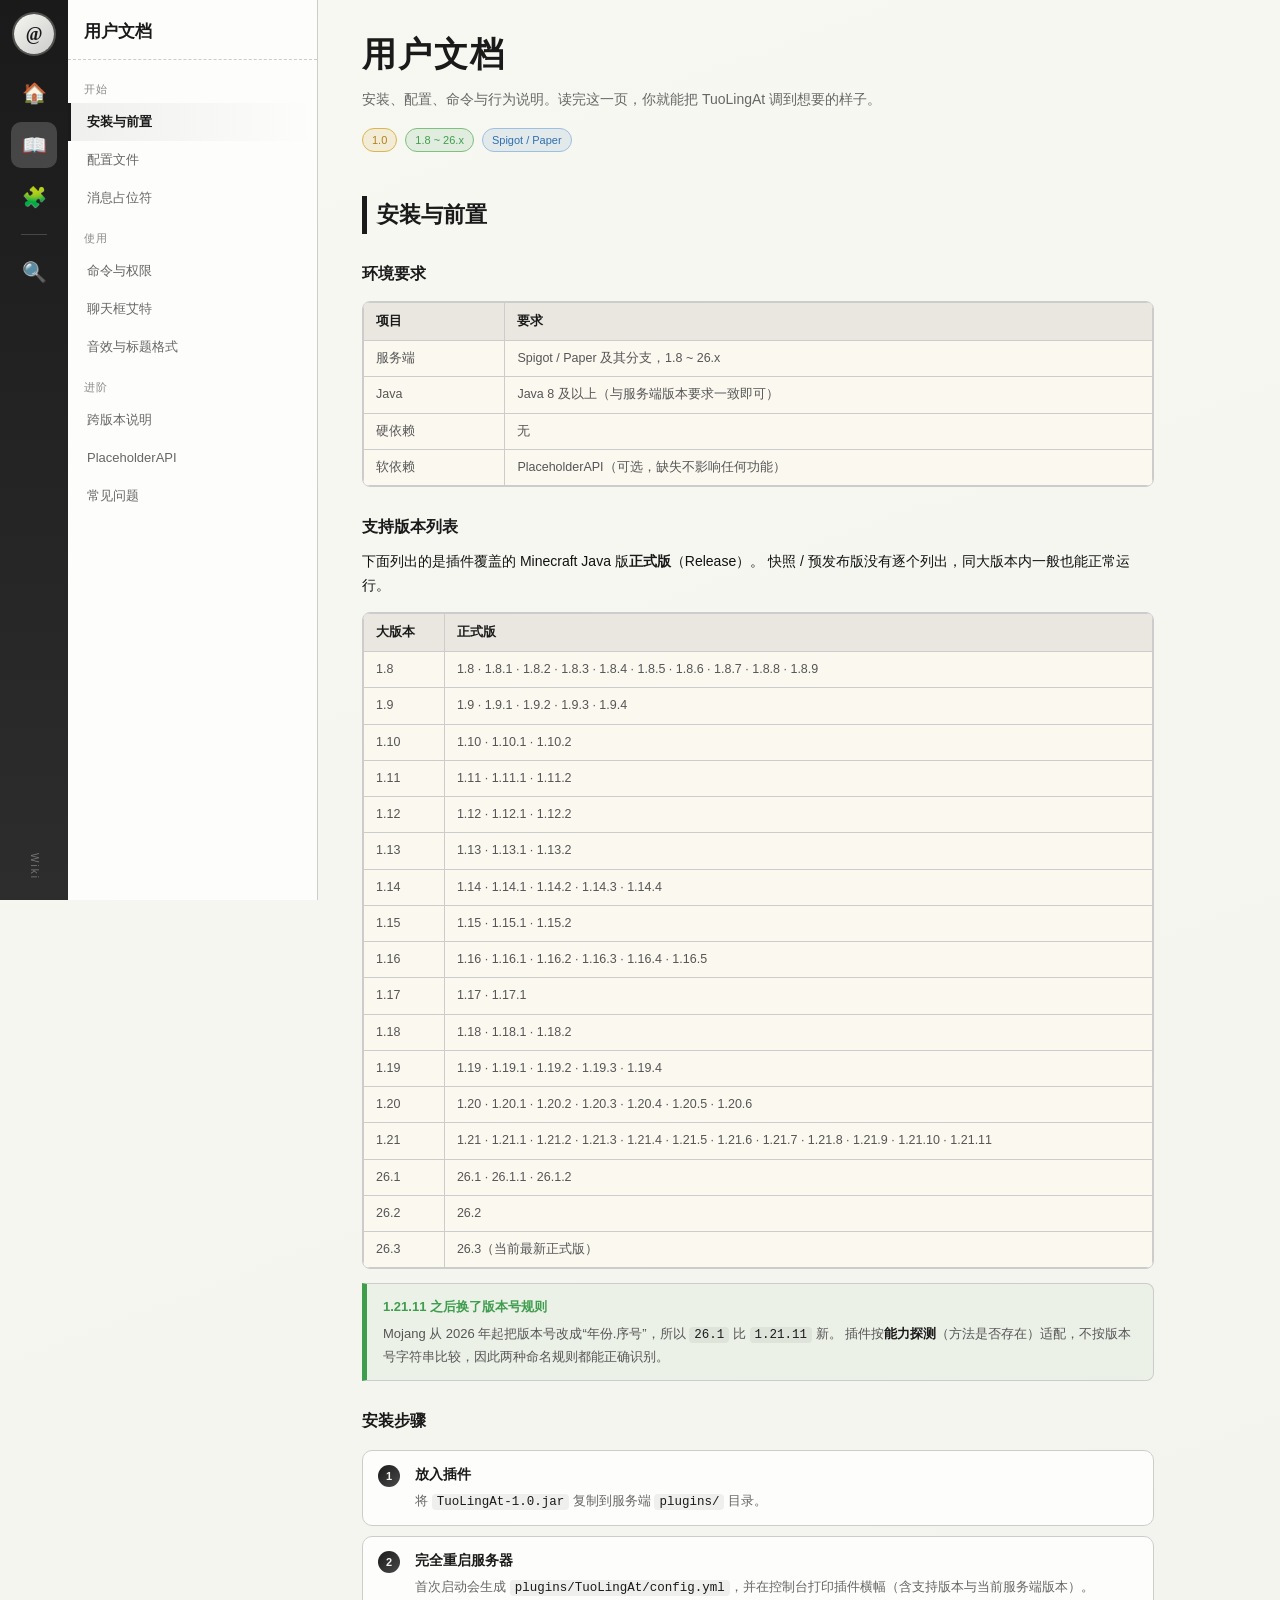
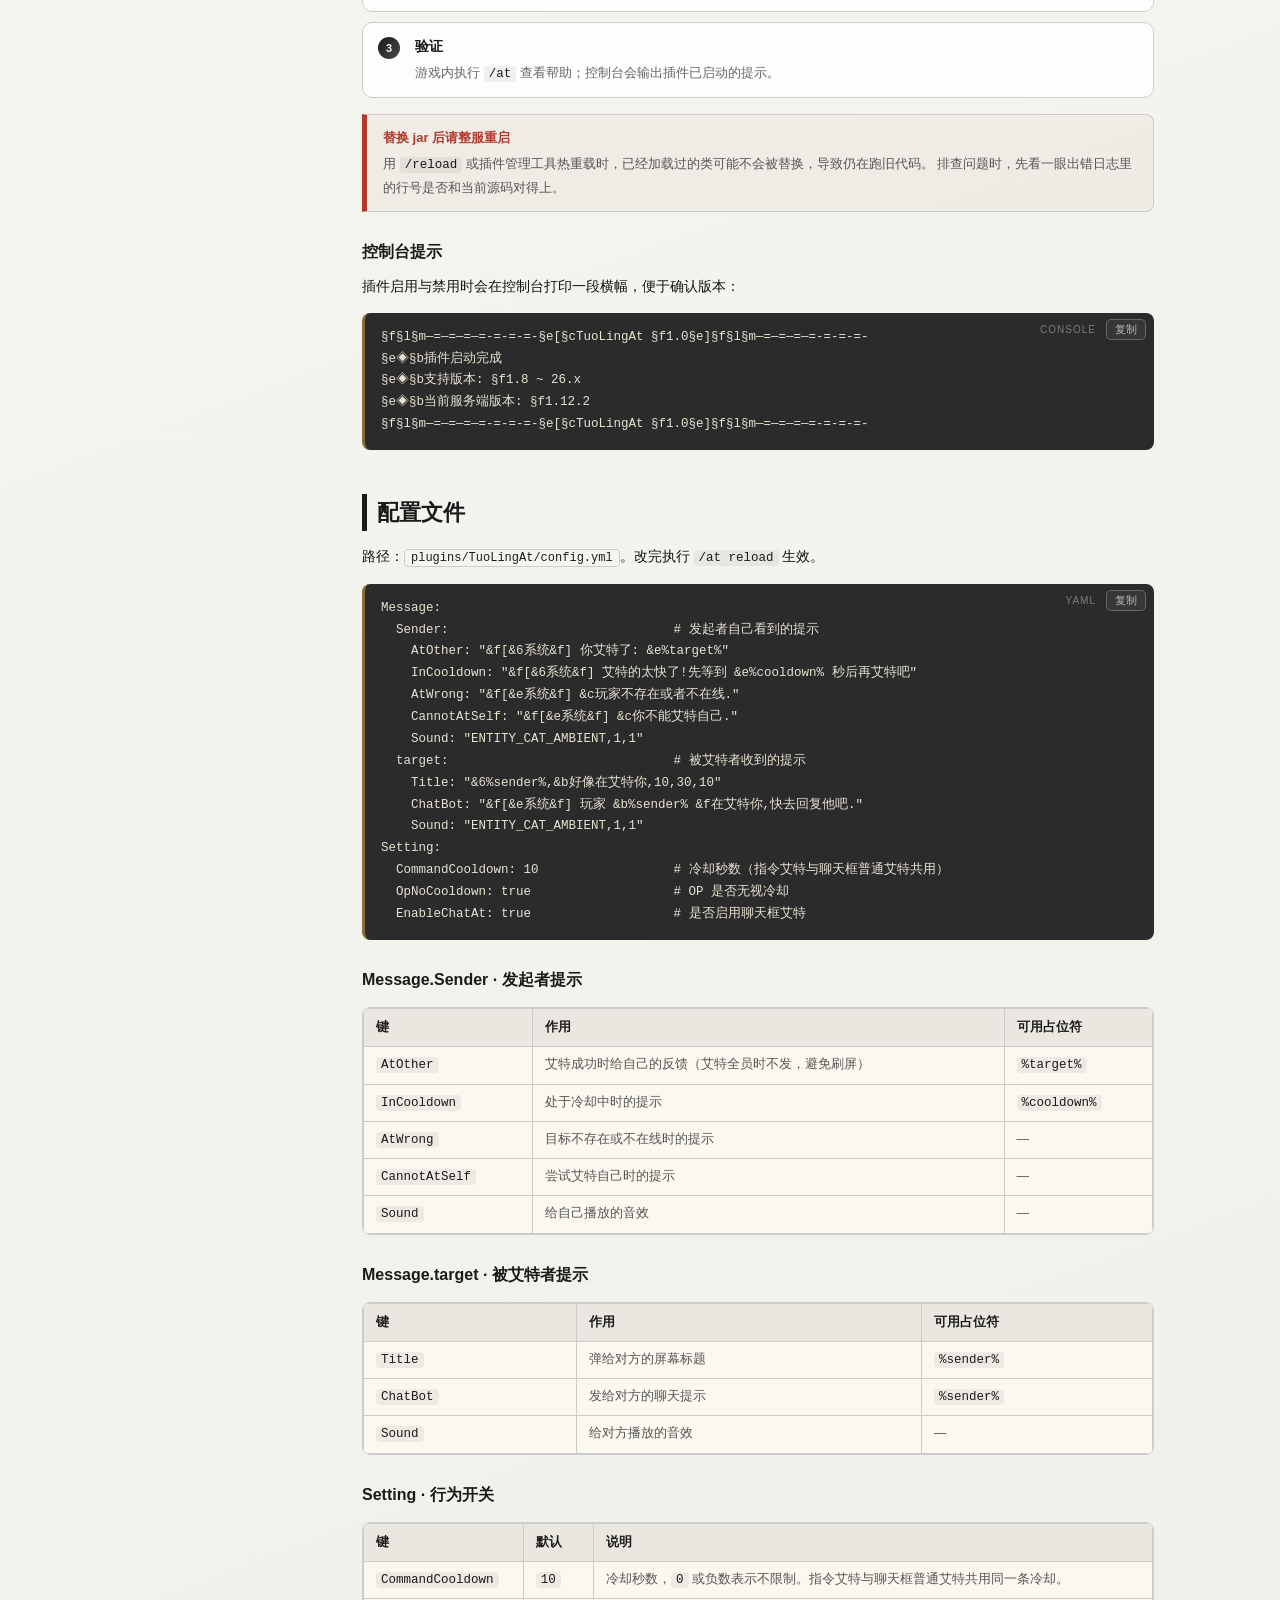
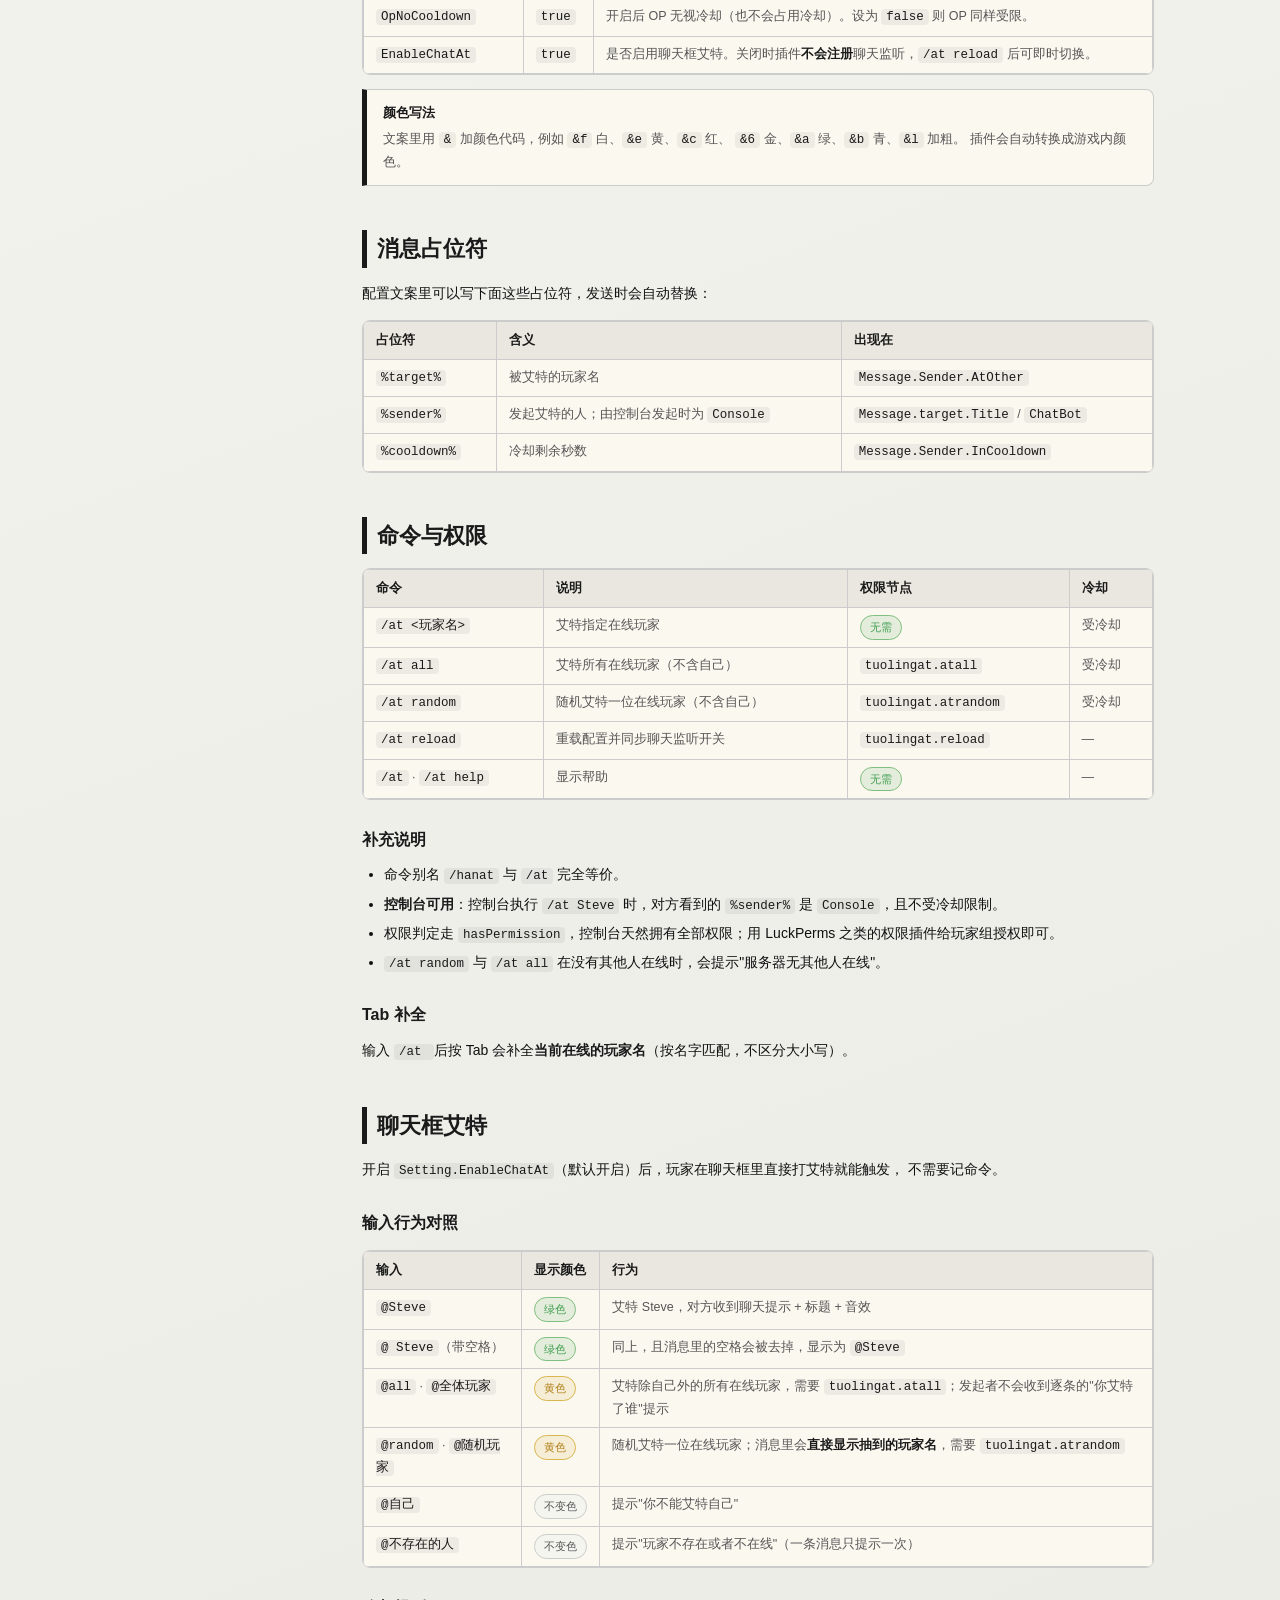
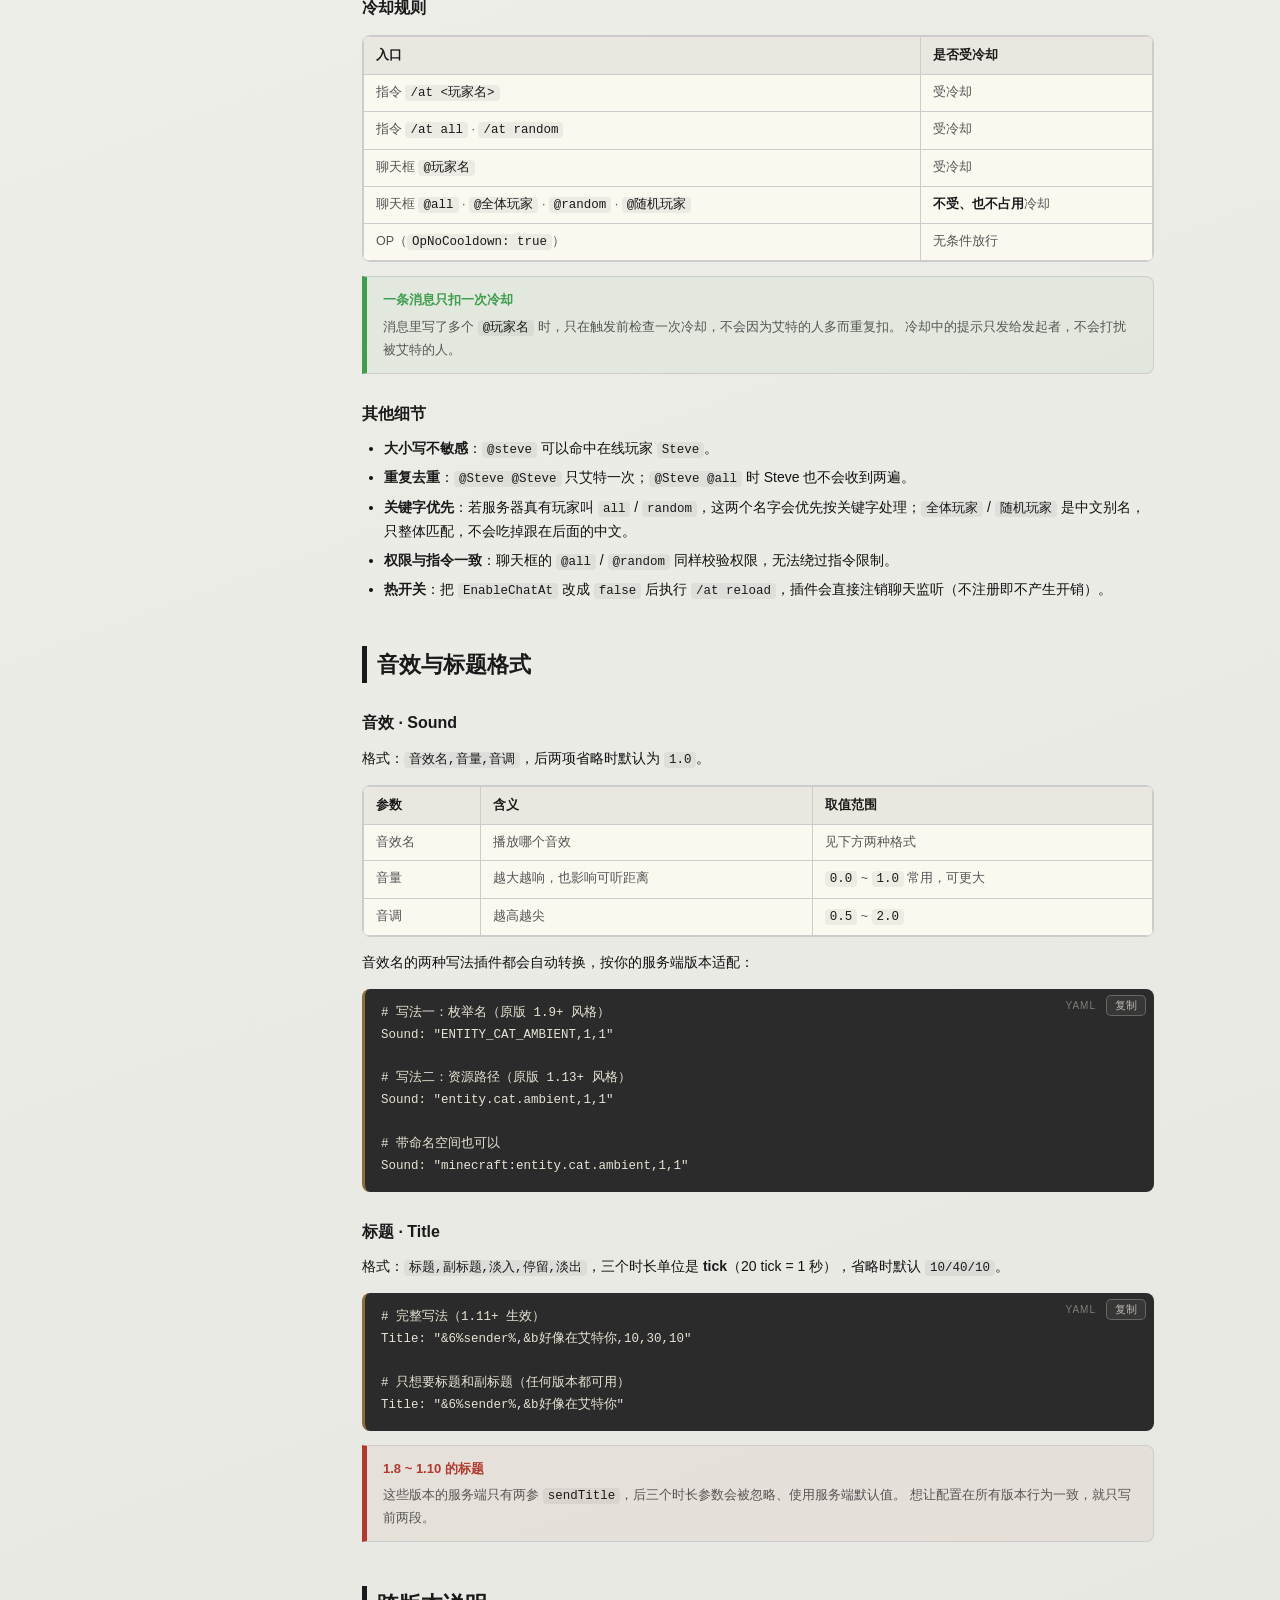
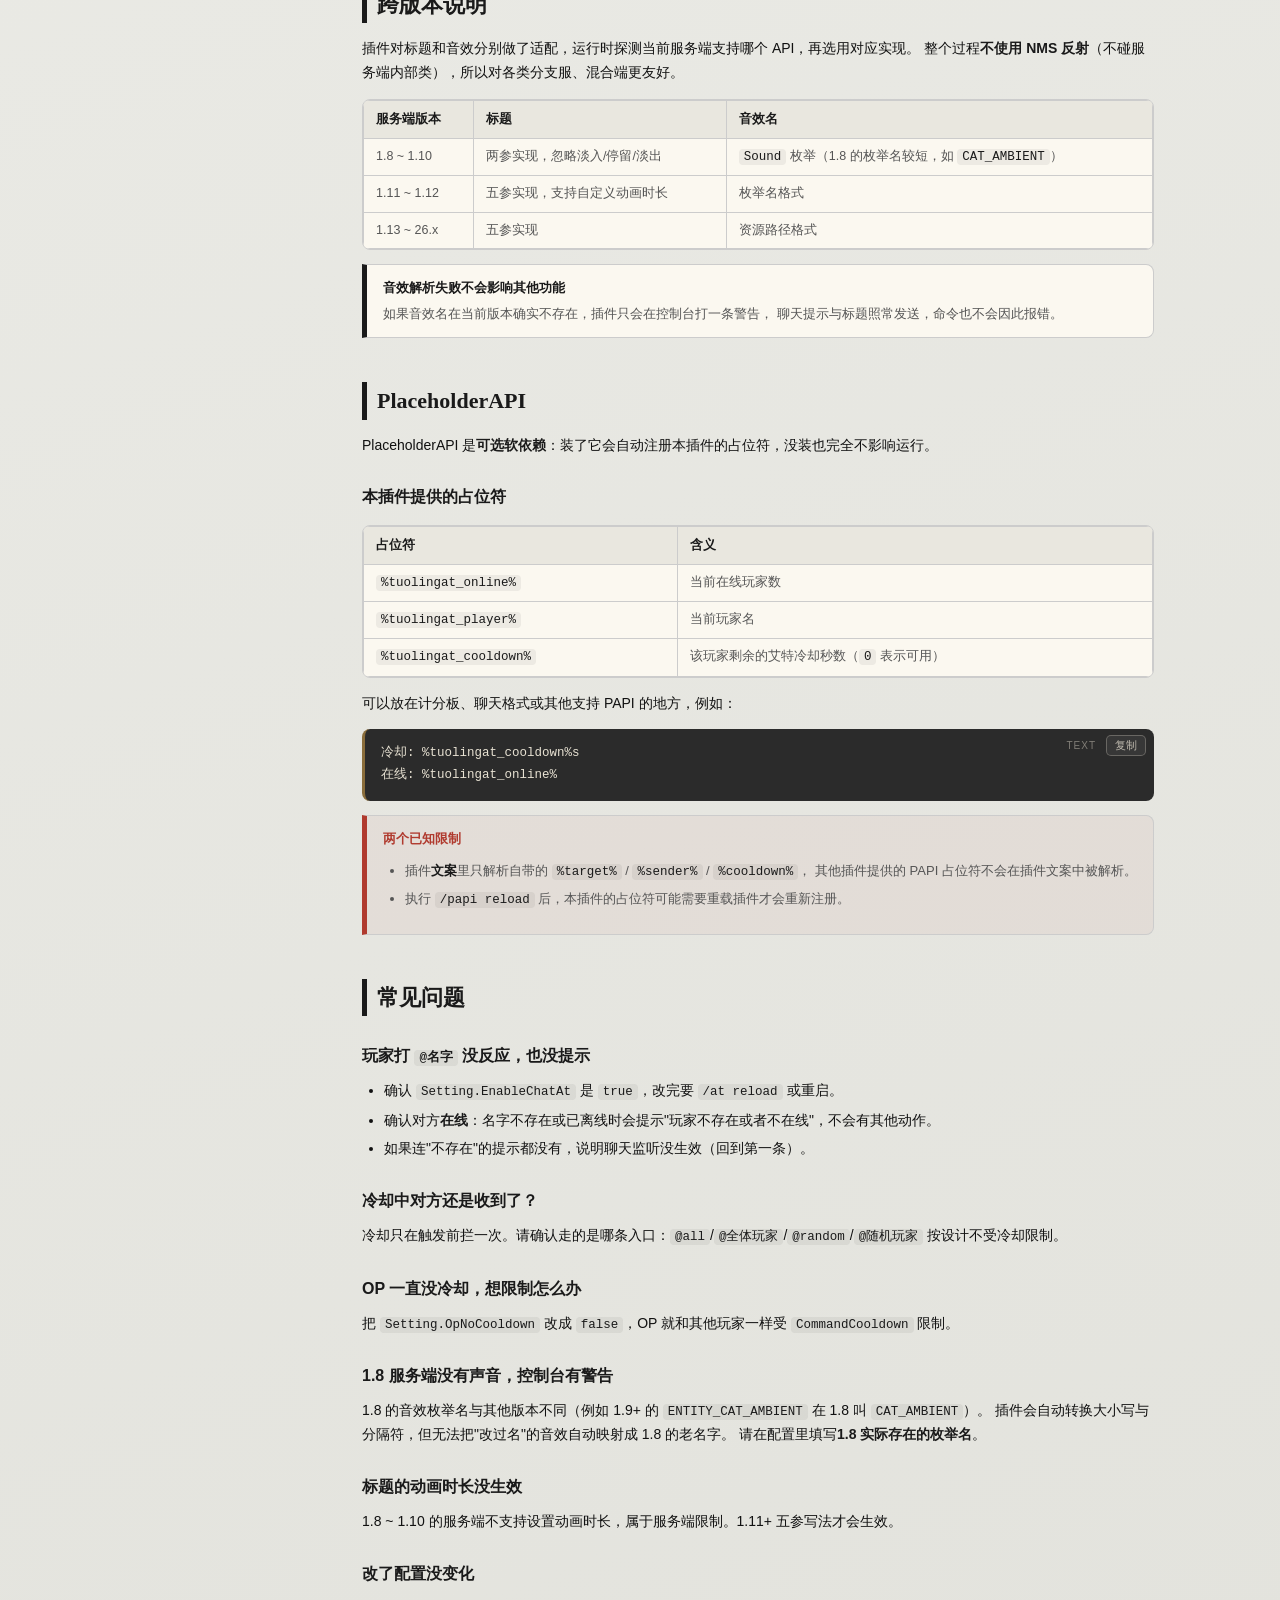
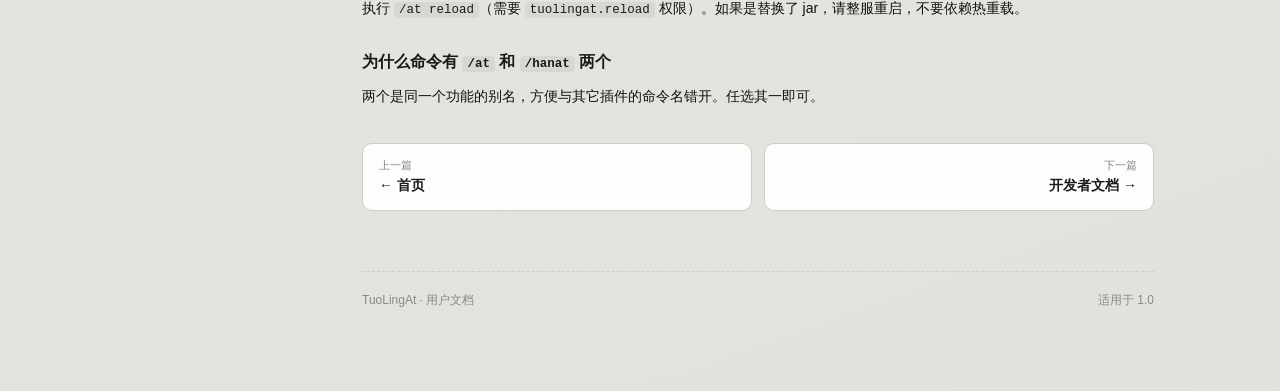
<file: docs/wiki.html>
<!DOCTYPE html>
<html lang="zh-CN">
<head>
<meta charset="UTF-8">
<meta name="viewport" content="width=device-width, initial-scale=1.0">
<title>用户文档 · TuoLingAt</title>
<link rel="stylesheet" href="css/style.css">
</head>
<body>

<div class="app-layout">

    <nav class="nav-rail">
        <div class="nav-logo">@</div>
        <a class="nav-icon" href="index.html" title="首页">🏠</a>
        <a class="nav-icon active" href="wiki.html" title="用户文档">📖</a>
        <a class="nav-icon" href="dev.html" title="开发者文档">🧩</a>
        <div class="nav-sep"></div>
        <a class="nav-icon" href="#faq" title="常见问题">🔍</a>
        <div class="nav-foot">Wiki</div>
    </nav>

    <aside class="toc-panel">
        <div class="toc-header">用户文档</div>
        <div class="toc-group">开始</div>
        <a class="toc-item" href="#install">安装与前置</a>
        <a class="toc-item" href="#config">配置文件</a>
        <a class="toc-item" href="#placeholders">消息占位符</a>
        <div class="toc-group">使用</div>
        <a class="toc-item" href="#commands">命令与权限</a>
        <a class="toc-item" href="#chat">聊天框艾特</a>
        <a class="toc-item" href="#format">音效与标题格式</a>
        <div class="toc-group">进阶</div>
        <a class="toc-item" href="#versions">跨版本说明</a>
        <a class="toc-item" href="#papi">PlaceholderAPI</a>
        <a class="toc-item" href="#faq">常见问题</a>
    </aside>

    <main class="doc-panel">
        <div class="doc-inner">

            <div class="doc-title">用户文档</div>
            <p class="doc-sub">安装、配置、命令与行为说明。读完这一页，你就能把 TuoLingAt 调到想要的样子。</p>
            <div class="doc-meta">
                <span class="badge gold">1.0</span>
                <span class="badge ok">1.8 ~ 26.x</span>
                <span class="badge blue">Spigot / Paper</span>
            </div>

            <!-- ==================== 安装 ==================== -->
            <h2 id="install">安装与前置</h2>

            <h3>环境要求</h3>
            <div class="tbl-wrap">
                <table>
                    <thead>
                    <tr><th>项目</th><th>要求</th></tr>
                    </thead>
                    <tbody>
                    <tr><td>服务端</td><td>Spigot / Paper 及其分支，1.8 ~ 26.x</td></tr>
                    <tr><td>Java</td><td>Java 8 及以上（与服务端版本要求一致即可）</td></tr>
                    <tr><td>硬依赖</td><td>无</td></tr>
                    <tr><td>软依赖</td><td>PlaceholderAPI（可选，缺失不影响任何功能）</td></tr>
                    </tbody>
                </table>
            </div>

            <h3>支持版本列表</h3>
            <p>
                下面列出的是插件覆盖的 Minecraft Java 版<strong>正式版</strong>（Release）。
                快照 / 预发布版没有逐个列出，同大版本内一般也能正常运行。
            </p>
            <div class="tbl-wrap">
                <table>
                    <thead>
                    <tr><th>大版本</th><th>正式版</th></tr>
                    </thead>
                    <tbody>
                    <tr><td>1.8</td><td>1.8 · 1.8.1 · 1.8.2 · 1.8.3 · 1.8.4 · 1.8.5 · 1.8.6 · 1.8.7 · 1.8.8 · 1.8.9</td></tr>
                    <tr><td>1.9</td><td>1.9 · 1.9.1 · 1.9.2 · 1.9.3 · 1.9.4</td></tr>
                    <tr><td>1.10</td><td>1.10 · 1.10.1 · 1.10.2</td></tr>
                    <tr><td>1.11</td><td>1.11 · 1.11.1 · 1.11.2</td></tr>
                    <tr><td>1.12</td><td>1.12 · 1.12.1 · 1.12.2</td></tr>
                    <tr><td>1.13</td><td>1.13 · 1.13.1 · 1.13.2</td></tr>
                    <tr><td>1.14</td><td>1.14 · 1.14.1 · 1.14.2 · 1.14.3 · 1.14.4</td></tr>
                    <tr><td>1.15</td><td>1.15 · 1.15.1 · 1.15.2</td></tr>
                    <tr><td>1.16</td><td>1.16 · 1.16.1 · 1.16.2 · 1.16.3 · 1.16.4 · 1.16.5</td></tr>
                    <tr><td>1.17</td><td>1.17 · 1.17.1</td></tr>
                    <tr><td>1.18</td><td>1.18 · 1.18.1 · 1.18.2</td></tr>
                    <tr><td>1.19</td><td>1.19 · 1.19.1 · 1.19.2 · 1.19.3 · 1.19.4</td></tr>
                    <tr><td>1.20</td><td>1.20 · 1.20.1 · 1.20.2 · 1.20.3 · 1.20.4 · 1.20.5 · 1.20.6</td></tr>
                    <tr><td>1.21</td><td>1.21 · 1.21.1 · 1.21.2 · 1.21.3 · 1.21.4 · 1.21.5 · 1.21.6 · 1.21.7 · 1.21.8 · 1.21.9 · 1.21.10 · 1.21.11</td></tr>
                    <tr><td>26.1</td><td>26.1 · 26.1.1 · 26.1.2</td></tr>
                    <tr><td>26.2</td><td>26.2</td></tr>
                    <tr><td>26.3</td><td>26.3（当前最新正式版）</td></tr>
                    </tbody>
                </table>
            </div>
            <div class="note tip">
                <div class="note-h">1.21.11 之后换了版本号规则</div>
                Mojang 从 2026 年起把版本号改成“年份.序号”，所以 <code>26.1</code> 比 <code>1.21.11</code> 新。
                插件按<strong>能力探测</strong>（方法是否存在）适配，不按版本号字符串比较，因此两种命名规则都能正确识别。
            </div>

            <h3>安装步骤</h3>
            <div class="steps">
                <div class="step">
                    <b>放入插件</b>
                    <span>将 <code>TuoLingAt-1.0.jar</code> 复制到服务端 <code>plugins/</code> 目录。</span>
                </div>
                <div class="step">
                    <b>完全重启服务器</b>
                    <span>首次启动会生成 <code>plugins/TuoLingAt/config.yml</code>，并在控制台打印插件横幅（含支持版本与当前服务端版本）。</span>
                </div>
                <div class="step">
                    <b>验证</b>
                    <span>游戏内执行 <code>/at</code> 查看帮助；控制台会输出插件已启动的提示。</span>
                </div>
            </div>

            <div class="note warn">
                <div class="note-h">替换 jar 后请整服重启</div>
                用 <code>/reload</code> 或插件管理工具热重载时，已经加载过的类可能不会被替换，导致仍在跑旧代码。
                排查问题时，先看一眼出错日志里的行号是否和当前源码对得上。
            </div>

            <h3>控制台提示</h3>
            <p>插件启用与禁用时会在控制台打印一段横幅，便于确认版本：</p>
            <div class="code-block">
                <span class="code-lang">console</span>
                <pre><code>§f§l§m—=—=—=—=-=-=-=-§e[§cTuoLingAt §f1.0§e]§f§l§m—=—=—=—=-=-=-=-
§e◈§b插件启动完成
§e◈§b支持版本: §f1.8 ~ 26.x
§e◈§b当前服务端版本: §f1.12.2
§f§l§m—=—=—=—=-=-=-=-§e[§cTuoLingAt §f1.0§e]§f§l§m—=—=—=—=-=-=-=-</code></pre>
            </div>

            <!-- ==================== 配置文件 ==================== -->
            <h2 id="config">配置文件</h2>
            <p>路径：<span class="path">plugins/TuoLingAt/config.yml</span>。改完执行 <code>/at reload</code> 生效。</p>

            <div class="code-block">
                <span class="code-lang">yaml</span>
                <pre><code>Message:
  Sender:                              # 发起者自己看到的提示
    AtOther: "&f[&6系统&f] 你艾特了: &e%target%"
    InCooldown: "&f[&6系统&f] 艾特的太快了!先等到 &e%cooldown% 秒后再艾特吧"
    AtWrong: "&f[&e系统&f] &c玩家不存在或者不在线."
    CannotAtSelf: "&f[&e系统&f] &c你不能艾特自己."
    Sound: "ENTITY_CAT_AMBIENT,1,1"
  target:                              # 被艾特者收到的提示
    Title: "&6%sender%,&b好像在艾特你,10,30,10"
    ChatBot: "&f[&e系统&f] 玩家 &b%sender% &f在艾特你,快去回复他吧."
    Sound: "ENTITY_CAT_AMBIENT,1,1"
Setting:
  CommandCooldown: 10                  # 冷却秒数（指令艾特与聊天框普通艾特共用）
  OpNoCooldown: true                   # OP 是否无视冷却
  EnableChatAt: true                   # 是否启用聊天框艾特</code></pre>
            </div>

            <h3>Message.Sender · 发起者提示</h3>
            <div class="tbl-wrap">
                <table>
                    <thead>
                    <tr><th>键</th><th>作用</th><th>可用占位符</th></tr>
                    </thead>
                    <tbody>
                    <tr><td><code>AtOther</code></td><td>艾特成功时给自己的反馈（艾特全员时不发，避免刷屏）</td><td><code>%target%</code></td></tr>
                    <tr><td><code>InCooldown</code></td><td>处于冷却中时的提示</td><td><code>%cooldown%</code></td></tr>
                    <tr><td><code>AtWrong</code></td><td>目标不存在或不在线时的提示</td><td>—</td></tr>
                    <tr><td><code>CannotAtSelf</code></td><td>尝试艾特自己时的提示</td><td>—</td></tr>
                    <tr><td><code>Sound</code></td><td>给自己播放的音效</td><td>—</td></tr>
                    </tbody>
                </table>
            </div>

            <h3>Message.target · 被艾特者提示</h3>
            <div class="tbl-wrap">
                <table>
                    <thead>
                    <tr><th>键</th><th>作用</th><th>可用占位符</th></tr>
                    </thead>
                    <tbody>
                    <tr><td><code>Title</code></td><td>弹给对方的屏幕标题</td><td><code>%sender%</code></td></tr>
                    <tr><td><code>ChatBot</code></td><td>发给对方的聊天提示</td><td><code>%sender%</code></td></tr>
                    <tr><td><code>Sound</code></td><td>给对方播放的音效</td><td>—</td></tr>
                    </tbody>
                </table>
            </div>

            <h3>Setting · 行为开关</h3>
            <div class="tbl-wrap">
                <table>
                    <thead>
                    <tr><th>键</th><th>默认</th><th>说明</th></tr>
                    </thead>
                    <tbody>
                    <tr>
                        <td><code>CommandCooldown</code></td>
                        <td><code>10</code></td>
                        <td>冷却秒数，<code>0</code> 或负数表示不限制。指令艾特与聊天框普通艾特共用同一条冷却。</td>
                    </tr>
                    <tr>
                        <td><code>OpNoCooldown</code></td>
                        <td><code>true</code></td>
                        <td>开启后 OP 无视冷却（也不会占用冷却）。设为 <code>false</code> 则 OP 同样受限。</td>
                    </tr>
                    <tr>
                        <td><code>EnableChatAt</code></td>
                        <td><code>true</code></td>
                        <td>是否启用聊天框艾特。关闭时插件<strong>不会注册</strong>聊天监听，<code>/at reload</code> 后可即时切换。</td>
                    </tr>
                    </tbody>
                </table>
            </div>

            <div class="note">
                <div class="note-h">颜色写法</div>
                文案里用 <code>&amp;</code> 加颜色代码，例如 <code>&amp;f</code> 白、<code>&amp;e</code> 黄、<code>&amp;c</code> 红、
                <code>&amp;6</code> 金、<code>&amp;a</code> 绿、<code>&amp;b</code> 青、<code>&amp;l</code> 加粗。
                插件会自动转换成游戏内颜色。
            </div>

            <!-- ==================== 占位符 ==================== -->
            <h2 id="placeholders">消息占位符</h2>
            <p>配置文案里可以写下面这些占位符，发送时会自动替换：</p>
            <div class="tbl-wrap">
                <table>
                    <thead>
                    <tr><th>占位符</th><th>含义</th><th>出现在</th></tr>
                    </thead>
                    <tbody>
                    <tr>
                        <td><code>%target%</code></td>
                        <td>被艾特的玩家名</td>
                        <td><code>Message.Sender.AtOther</code></td>
                    </tr>
                    <tr>
                        <td><code>%sender%</code></td>
                        <td>发起艾特的人；由控制台发起时为 <code>Console</code></td>
                        <td><code>Message.target.Title</code> / <code>ChatBot</code></td>
                    </tr>
                    <tr>
                        <td><code>%cooldown%</code></td>
                        <td>冷却剩余秒数</td>
                        <td><code>Message.Sender.InCooldown</code></td>
                    </tr>
                    </tbody>
                </table>
            </div>

            <!-- ==================== 命令 ==================== -->
            <h2 id="commands">命令与权限</h2>
            <div class="tbl-wrap">
                <table>
                    <thead>
                    <tr><th>命令</th><th>说明</th><th>权限节点</th><th>冷却</th></tr>
                    </thead>
                    <tbody>
                    <tr>
                        <td><code>/at &lt;玩家名&gt;</code></td>
                        <td>艾特指定在线玩家</td>
                        <td><span class="badge ok">无需</span></td>
                        <td>受冷却</td>
                    </tr>
                    <tr>
                        <td><code>/at all</code></td>
                        <td>艾特所有在线玩家（不含自己）</td>
                        <td><code>tuolingat.atall</code></td>
                        <td>受冷却</td>
                    </tr>
                    <tr>
                        <td><code>/at random</code></td>
                        <td>随机艾特一位在线玩家（不含自己）</td>
                        <td><code>tuolingat.atrandom</code></td>
                        <td>受冷却</td>
                    </tr>
                    <tr>
                        <td><code>/at reload</code></td>
                        <td>重载配置并同步聊天监听开关</td>
                        <td><code>tuolingat.reload</code></td>
                        <td>—</td>
                    </tr>
                    <tr>
                        <td><code>/at</code> · <code>/at help</code></td>
                        <td>显示帮助</td>
                        <td><span class="badge ok">无需</span></td>
                        <td>—</td>
                    </tr>
                    </tbody>
                </table>
            </div>

            <h3>补充说明</h3>
            <ul>
                <li>命令别名 <code>/hanat</code> 与 <code>/at</code> 完全等价。</li>
                <li><strong>控制台可用</strong>：控制台执行 <code>/at Steve</code> 时，对方看到的 <code>%sender%</code> 是 <code>Console</code>，且不受冷却限制。</li>
                <li>权限判定走 <code>hasPermission</code>，控制台天然拥有全部权限；用 LuckPerms 之类的权限插件给玩家组授权即可。</li>
                <li><code>/at random</code> 与 <code>/at all</code> 在没有其他人在线时，会提示"服务器无其他人在线"。</li>
            </ul>

            <h3>Tab 补全</h3>
            <p>输入 <code>/at </code> 后按 Tab 会补全<strong>当前在线的玩家名</strong>（按名字匹配，不区分大小写）。</p>

            <!-- ==================== 聊天框 ==================== -->
            <h2 id="chat">聊天框艾特</h2>
            <p>
                开启 <code>Setting.EnableChatAt</code>（默认开启）后，玩家在聊天框里直接打艾特就能触发，
                不需要记命令。
            </p>

            <h3>输入行为对照</h3>
            <div class="tbl-wrap">
                <table>
                    <thead>
                    <tr><th>输入</th><th>显示颜色</th><th>行为</th></tr>
                    </thead>
                    <tbody>
                    <tr>
                        <td><code>@Steve</code></td>
                        <td><span class="badge ok">绿色</span></td>
                        <td>艾特 Steve，对方收到聊天提示 + 标题 + 音效</td>
                    </tr>
                    <tr>
                        <td><code>@ Steve</code>（带空格）</td>
                        <td><span class="badge ok">绿色</span></td>
                        <td>同上，且消息里的空格会被去掉，显示为 <code>@Steve</code></td>
                    </tr>
                    <tr>
                        <td><code>@all</code> · <code>@全体玩家</code></td>
                        <td><span class="badge gold">黄色</span></td>
                        <td>艾特除自己外的所有在线玩家，需要 <code>tuolingat.atall</code>；发起者不会收到逐条的"你艾特了谁"提示</td>
                    </tr>
                    <tr>
                        <td><code>@random</code> · <code>@随机玩家</code></td>
                        <td><span class="badge gold">黄色</span></td>
                        <td>随机艾特一位在线玩家；消息里会<strong>直接显示抽到的玩家名</strong>，需要 <code>tuolingat.atrandom</code></td>
                    </tr>
                    <tr>
                        <td><code>@自己</code></td>
                        <td><span class="badge">不变色</span></td>
                        <td>提示"你不能艾特自己"</td>
                    </tr>
                    <tr>
                        <td><code>@不存在的人</code></td>
                        <td><span class="badge">不变色</span></td>
                        <td>提示"玩家不存在或者不在线"（一条消息只提示一次）</td>
                    </tr>
                    </tbody>
                </table>
            </div>

            <h3>冷却规则</h3>
            <div class="tbl-wrap">
                <table>
                    <thead>
                    <tr><th>入口</th><th>是否受冷却</th></tr>
                    </thead>
                    <tbody>
                    <tr><td>指令 <code>/at &lt;玩家名&gt;</code></td><td>受冷却</td></tr>
                    <tr><td>指令 <code>/at all</code> · <code>/at random</code></td><td>受冷却</td></tr>
                    <tr><td>聊天框 <code>@玩家名</code></td><td>受冷却</td></tr>
                    <tr><td>聊天框 <code>@all</code> · <code>@全体玩家</code> · <code>@random</code> · <code>@随机玩家</code></td><td><strong>不受、也不占用</strong>冷却</td></tr>
                    <tr><td>OP（<code>OpNoCooldown: true</code>）</td><td>无条件放行</td></tr>
                    </tbody>
                </table>
            </div>
            <div class="note tip">
                <div class="note-h">一条消息只扣一次冷却</div>
                消息里写了多个 <code>@玩家名</code> 时，只在触发前检查一次冷却，不会因为艾特的人多而重复扣。
                冷却中的提示只发给发起者，不会打扰被艾特的人。
            </div>

            <h3>其他细节</h3>
            <ul>
                <li><strong>大小写不敏感</strong>：<code>@steve</code> 可以命中在线玩家 <code>Steve</code>。</li>
                <li><strong>重复去重</strong>：<code>@Steve @Steve</code> 只艾特一次；<code>@Steve @all</code> 时 Steve 也不会收到两遍。</li>
                <li><strong>关键字优先</strong>：若服务器真有玩家叫 <code>all</code> / <code>random</code>，这两个名字会优先按关键字处理；<code>全体玩家</code> / <code>随机玩家</code> 是中文别名，只整体匹配，不会吃掉跟在后面的中文。</li>
                <li><strong>权限与指令一致</strong>：聊天框的 <code>@all</code> / <code>@random</code> 同样校验权限，无法绕过指令限制。</li>
                <li><strong>热开关</strong>：把 <code>EnableChatAt</code> 改成 <code>false</code> 后执行 <code>/at reload</code>，插件会直接注销聊天监听（不注册即不产生开销）。</li>
            </ul>

            <!-- ==================== 格式 ==================== -->
            <h2 id="format">音效与标题格式</h2>

            <h3>音效 · Sound</h3>
            <p>格式：<code>音效名,音量,音调</code>，后两项省略时默认为 <code>1.0</code>。</p>
            <div class="tbl-wrap">
                <table>
                    <thead>
                    <tr><th>参数</th><th>含义</th><th>取值范围</th></tr>
                    </thead>
                    <tbody>
                    <tr><td>音效名</td><td>播放哪个音效</td><td>见下方两种格式</td></tr>
                    <tr><td>音量</td><td>越大越响，也影响可听距离</td><td><code>0.0</code> ~ <code>1.0</code> 常用，可更大</td></tr>
                    <tr><td>音调</td><td>越高越尖</td><td><code>0.5</code> ~ <code>2.0</code></td></tr>
                    </tbody>
                </table>
            </div>
            <p>音效名的两种写法插件都会自动转换，按你的服务端版本适配：</p>
            <div class="code-block">
                <span class="code-lang">yaml</span>
                <pre><code># 写法一：枚举名（原版 1.9+ 风格）
Sound: "ENTITY_CAT_AMBIENT,1,1"

# 写法二：资源路径（原版 1.13+ 风格）
Sound: "entity.cat.ambient,1,1"

# 带命名空间也可以
Sound: "minecraft:entity.cat.ambient,1,1"</code></pre>
            </div>

            <h3>标题 · Title</h3>
            <p>格式：<code>标题,副标题,淡入,停留,淡出</code>，三个时长单位是 <strong>tick</strong>（20 tick = 1 秒），省略时默认 <code>10/40/10</code>。</p>
            <div class="code-block">
                <span class="code-lang">yaml</span>
                <pre><code># 完整写法（1.11+ 生效）
Title: "&6%sender%,&b好像在艾特你,10,30,10"

# 只想要标题和副标题（任何版本都可用）
Title: "&6%sender%,&b好像在艾特你"</code></pre>
            </div>
            <div class="note warn">
                <div class="note-h">1.8 ~ 1.10 的标题</div>
                这些版本的服务端只有两参 <code>sendTitle</code>，后三个时长参数会被忽略、使用服务端默认值。
                想让配置在所有版本行为一致，就只写前两段。
            </div>

            <!-- ==================== 跨版本 ==================== -->
            <h2 id="versions">跨版本说明</h2>
            <p>
                插件对标题和音效分别做了适配，运行时探测当前服务端支持哪个 API，再选用对应实现。
                整个过程<strong>不使用 NMS 反射</strong>（不碰服务端内部类），所以对各类分支服、混合端更友好。
            </p>
            <div class="tbl-wrap">
                <table>
                    <thead>
                    <tr><th>服务端版本</th><th>标题</th><th>音效名</th></tr>
                    </thead>
                    <tbody>
                    <tr>
                        <td>1.8 ~ 1.10</td>
                        <td>两参实现，忽略淡入/停留/淡出</td>
                        <td><code>Sound</code> 枚举（1.8 的枚举名较短，如 <code>CAT_AMBIENT</code>）</td>
                    </tr>
                    <tr>
                        <td>1.11 ~ 1.12</td>
                        <td>五参实现，支持自定义动画时长</td>
                        <td>枚举名格式</td>
                    </tr>
                    <tr>
                        <td>1.13 ~ 26.x</td>
                        <td>五参实现</td>
                        <td>资源路径格式</td>
                    </tr>
                    </tbody>
                </table>
            </div>
            <div class="note">
                <div class="note-h">音效解析失败不会影响其他功能</div>
                如果音效名在当前版本确实不存在，插件只会在控制台打一条警告，
                聊天提示与标题照常发送，命令也不会因此报错。
            </div>

            <!-- ==================== PAPI ==================== -->
            <h2 id="papi">PlaceholderAPI</h2>
            <p>
                PlaceholderAPI 是<strong>可选软依赖</strong>：装了它会自动注册本插件的占位符，没装也完全不影响运行。
            </p>

            <h3>本插件提供的占位符</h3>
            <div class="tbl-wrap">
                <table>
                    <thead>
                    <tr><th>占位符</th><th>含义</th></tr>
                    </thead>
                    <tbody>
                    <tr><td><code>%tuolingat_online%</code></td><td>当前在线玩家数</td></tr>
                    <tr><td><code>%tuolingat_player%</code></td><td>当前玩家名</td></tr>
                    <tr><td><code>%tuolingat_cooldown%</code></td><td>该玩家剩余的艾特冷却秒数（<code>0</code> 表示可用）</td></tr>
                    </tbody>
                </table>
            </div>
            <p>可以放在计分板、聊天格式或其他支持 PAPI 的地方，例如：</p>
            <div class="code-block">
                <span class="code-lang">text</span>
                <pre><code>冷却: %tuolingat_cooldown%s
在线: %tuolingat_online%</code></pre>
            </div>

            <div class="note warn">
                <div class="note-h">两个已知限制</div>
                <ul>
                    <li>插件<strong>文案</strong>里只解析自带的 <code>%target%</code> / <code>%sender%</code> / <code>%cooldown%</code>，
                        其他插件提供的 PAPI 占位符不会在插件文案中被解析。</li>
                    <li>执行 <code>/papi reload</code> 后，本插件的占位符可能需要重载插件才会重新注册。</li>
                </ul>
            </div>

            <!-- ==================== FAQ ==================== -->
            <h2 id="faq">常见问题</h2>

            <h3>玩家打 <code>@名字</code> 没反应，也没提示</h3>
            <ul>
                <li>确认 <code>Setting.EnableChatAt</code> 是 <code>true</code>，改完要 <code>/at reload</code> 或重启。</li>
                <li>确认对方<strong>在线</strong>：名字不存在或已离线时会提示"玩家不存在或者不在线"，不会有其他动作。</li>
                <li>如果连"不存在"的提示都没有，说明聊天监听没生效（回到第一条）。</li>
            </ul>

            <h3>冷却中对方还是收到了？</h3>
            <p>冷却只在触发前拦一次。请确认走的是哪条入口：<code>@all</code>/<code>@全体玩家</code>/<code>@random</code>/<code>@随机玩家</code> 按设计不受冷却限制。</p>

            <h3>OP 一直没冷却，想限制怎么办</h3>
            <p>把 <code>Setting.OpNoCooldown</code> 改成 <code>false</code>，OP 就和其他玩家一样受 <code>CommandCooldown</code> 限制。</p>

            <h3>1.8 服务端没有声音，控制台有警告</h3>
            <p>
                1.8 的音效枚举名与其他版本不同（例如 1.9+ 的 <code>ENTITY_CAT_AMBIENT</code> 在 1.8 叫 <code>CAT_AMBIENT</code>）。
                插件会自动转换大小写与分隔符，但无法把"改过名"的音效自动映射成 1.8 的老名字。
                请在配置里填写<strong>1.8 实际存在的枚举名</strong>。
            </p>

            <h3>标题的动画时长没生效</h3>
            <p>1.8 ~ 1.10 的服务端不支持设置动画时长，属于服务端限制。1.11+ 五参写法才会生效。</p>

            <h3>改了配置没变化</h3>
            <p>执行 <code>/at reload</code>（需要 <code>tuolingat.reload</code> 权限）。如果是替换了 jar，请整服重启，不要依赖热重载。</p>

            <h3>为什么命令有 <code>/at</code> 和 <code>/hanat</code> 两个</h3>
            <p>两个是同一个功能的别名，方便与其它插件的命令名错开。任选其一即可。</p>

            <div class="pager">
                <a href="index.html">
                    <span class="pager-h">上一篇</span>
                    <span class="pager-t">← 首页</span>
                </a>
                <a class="next" href="dev.html">
                    <span class="pager-h">下一篇</span>
                    <span class="pager-t">开发者文档 →</span>
                </a>
            </div>

            <div class="doc-footer">
                <span>TuoLingAt · 用户文档</span>
                <span>适用于 1.0</span>
            </div>

        </div>
    </main>
</div>

<script src="js/docs.js"></script>
</body>
</html>
</file>
<file: docs/css/style.css>
/* ============================================================
   TuoLingAt 文档站样式
   风格：水墨极简（宣纸米白底 + 墨黑主色 + 淡墨细边框 + 朱砂/玄金点缀）
   ============================================================ */

:root {
    /* 核心色板 */
    --ink: #1a1a1a;
    --ink-light: #cccccc;
    --ink-pale: #f5f5f0;
    --ink-mid: #555555;
    --ink-soft: #888888;
    --text-dark: #111111;
    --text-light: #666666;
    --card-bg: #fdfdfb;
    --paper: #f5f5f0;
    --danger: #a03030;
    --seal: #b03a2e;
    --ok: #3f9d4e;
    --mention: #2f6fb0;
    --gold: #b0811a;
    --gold-light: #d9b64e;
    --purple: #8e5fd0;

    /* 阴影 */
    --shadow-soft: 0 4px 16px rgba(0, 0, 0, 0.15);
    --shadow-card: 0 8px 32px rgba(0, 0, 0, 0.12);

    /* 整体背景（宣纸渐变） */
    --body-bg: linear-gradient(160deg, #f8f8f3 0%, #f2f2ed 35%, #ebebe6 65%, #e2e2dc 100%);

    /* 字体 */
    --font-sans: "Microsoft YaHei", "PingFang SC", "Segoe UI", sans-serif;
    --font-kai: 'STKaiti', 'KaiTi', '楷体', Georgia, serif;
    --font-mono: Consolas, 'Courier New', monospace;

    /* 尺寸 */
    --rail-w: 68px;
    --toc-w: 250px;
    --doc-max: 880px;
}

* { margin: 0; padding: 0; box-sizing: border-box; }

html { scroll-behavior: smooth; }

body {
    font-family: var(--font-sans);
    background: var(--body-bg);
    color: var(--text-dark);
    font-size: 14px;
    line-height: 1.7;
}

a { color: var(--mention); text-decoration: none; }
a:hover { text-decoration: underline; }

::-webkit-scrollbar { width: 7px; height: 7px; }
::-webkit-scrollbar-thumb { background: #c8c8c0; border-radius: 4px; }
::-webkit-scrollbar-thumb:hover { background: #aaa; }
::-webkit-scrollbar-track { background: transparent; }

/* ==================== 三栏布局 ==================== */

.app-layout {
    display: flex;
    min-height: 100vh;
}

/* 左侧墨黑图标栏 */
.nav-rail {
    width: var(--rail-w);
    background: linear-gradient(180deg, #1a1a1a 0%, #2d2d2d 100%);
    display: flex;
    flex-direction: column;
    align-items: center;
    padding: 14px 0;
    gap: 6px;
    flex-shrink: 0;
    position: sticky;
    top: 0;
    height: 100vh;
}

.nav-logo {
    width: 40px;
    height: 40px;
    border-radius: 50%;
    background: linear-gradient(135deg, #f5f5f0, #cccccc);
    color: #1a1a1a;
    font-family: var(--font-kai);
    font-size: 18px;
    font-weight: 600;
    line-height: 40px;
    text-align: center;
    box-shadow: 0 0 0 2px rgba(245, 245, 240, 0.25);
    margin-bottom: 10px;
}

.nav-icon {
    width: 46px;
    height: 46px;
    border: none;
    background: none;
    border-radius: 10px;
    font-size: 20px;
    color: #999;
    cursor: pointer;
    transition: all 0.15s ease;
    text-decoration: none;
    display: flex;
    align-items: center;
    justify-content: center;
}

.nav-icon:hover { background: rgba(255, 255, 255, 0.12); color: #fff; text-decoration: none; }
.nav-icon.active { background: rgba(255, 255, 255, 0.18); color: #fff; }

.nav-sep {
    width: 26px;
    height: 1px;
    background: rgba(255, 255, 255, 0.18);
    margin: 8px 0;
}

.nav-foot {
    margin-top: auto;
    font-size: 10px;
    color: rgba(255, 255, 255, 0.35);
    writing-mode: vertical-rl;
    letter-spacing: 2px;
    padding-bottom: 6px;
}

/* 中间目录栏 */
.toc-panel {
    width: var(--toc-w);
    background: var(--card-bg);
    border-right: 1px solid var(--ink-light);
    flex-shrink: 0;
    position: sticky;
    top: 0;
    height: 100vh;
    overflow-y: auto;
    padding-bottom: 24px;
}

.toc-header {
    padding: 18px 16px 12px;
    font-family: var(--font-kai);
    font-size: 17px;
    font-weight: 600;
    color: var(--ink);
    border-bottom: 1px dashed var(--ink-light);
    margin-bottom: 8px;
}

.toc-group {
    padding: 12px 16px 4px;
    font-size: 11px;
    color: var(--ink-soft);
    letter-spacing: 1px;
}

.toc-item {
    display: block;
    padding: 8px 16px;
    font-size: 13px;
    color: var(--text-light);
    border-left: 3px solid transparent;
    transition: all 0.15s ease;
}

.toc-item:hover {
    color: var(--ink);
    background: var(--ink-pale);
    text-decoration: none;
}

.toc-item.active {
    color: var(--ink);
    font-weight: 600;
    border-left-color: var(--ink);
    background: linear-gradient(90deg, rgba(26, 26, 26, 0.06), transparent);
}

/* 右侧正文 */
.doc-panel {
    flex: 1;
    min-width: 0;
    display: flex;
    flex-direction: column;
}

.doc-inner {
    max-width: var(--doc-max);
    width: 100%;
    padding: 32px 44px 80px;
}

/* ==================== 排版 ==================== */

.doc-title {
    font-family: var(--font-kai);
    font-size: 34px;
    font-weight: 600;
    letter-spacing: 2px;
    color: var(--ink);
    line-height: 1.35;
}

.doc-sub {
    margin-top: 10px;
    font-size: 14px;
    color: var(--text-light);
}

.doc-meta {
    margin-top: 16px;
    display: flex;
    flex-wrap: wrap;
    gap: 8px;
}

h2 {
    font-family: var(--font-kai);
    font-size: 22px;
    font-weight: 600;
    color: var(--ink);
    margin: 44px 0 14px;
    padding-left: 10px;
    border-left: 5px solid var(--ink);
    scroll-margin-top: 20px;
}

h3 {
    font-size: 16px;
    font-weight: 600;
    color: var(--ink);
    margin: 26px 0 10px;
    scroll-margin-top: 20px;
}

h4 {
    font-size: 14px;
    font-weight: 600;
    color: var(--ink-mid);
    margin: 18px 0 8px;
}

p { margin: 10px 0; }

ul, ol { margin: 10px 0 10px 22px; }
li { margin: 5px 0; }

strong { font-weight: 600; color: var(--ink); }

hr {
    border: none;
    border-top: 1px dashed var(--ink-light);
    margin: 28px 0;
}

/* 行内代码 */
code {
    font-family: var(--font-mono);
    font-size: 12.5px;
    background: rgba(26, 26, 26, 0.06);
    padding: 1px 5px;
    border-radius: 4px;
    color: var(--ink);
}

/* ==================== 代码块 ==================== */

.code-block {
    position: relative;
    margin: 14px 0;
}

.code-block pre {
    background: #2b2b2b;
    color: #e8e2d3;
    font-family: var(--font-mono);
    font-size: 12.5px;
    line-height: 1.75;
    padding: 14px 16px;
    border-radius: 8px;
    border-left: 3px solid #8a6d3b;
    overflow-x: auto;
    white-space: pre;
}

.code-block pre code {
    background: none;
    padding: 0;
    color: inherit;
    font-size: inherit;
}

.code-block .code-lang {
    position: absolute;
    top: 8px;
    right: 58px;
    font-size: 10px;
    color: rgba(232, 226, 211, 0.45);
    letter-spacing: 1px;
    text-transform: uppercase;
}

.copy-btn {
    position: absolute;
    top: 6px;
    right: 8px;
    border: 1px solid rgba(232, 226, 211, 0.28);
    background: rgba(255, 255, 255, 0.06);
    color: rgba(232, 226, 211, 0.75);
    font-size: 11px;
    font-family: var(--font-sans);
    padding: 2px 8px;
    border-radius: 5px;
    cursor: pointer;
    transition: all 0.15s ease;
}

.copy-btn:hover { background: rgba(255, 255, 255, 0.16); color: #fff; }
.copy-btn.done { color: #9ed3a5; border-color: rgba(158, 211, 165, 0.55); }

/* ==================== 表格 ==================== */

.tbl-wrap {
    border: 1px solid var(--ink-light);
    border-radius: 8px;
    overflow-x: auto;
    margin: 14px 0;
}

table {
    border-collapse: collapse;
    width: 100%;
    background: #fbf8f0;
    font-size: 12.5px;
}

th {
    background: rgba(26, 26, 26, 0.08);
    color: var(--ink);
    font-weight: 600;
    padding: 8px 12px;
    border: 1px solid var(--ink-light);
    text-align: left;
    white-space: nowrap;
}

td {
    padding: 7px 12px;
    border: 1px solid var(--ink-light);
    color: var(--ink-mid);
    vertical-align: top;
}

tbody tr:hover { background: rgba(180, 140, 80, 0.06); }

/* ==================== 卡片 / 色块 ==================== */

.card-grid {
    display: grid;
    grid-template-columns: repeat(auto-fill, minmax(250px, 1fr));
    gap: 14px;
    margin: 16px 0;
}

.card {
    background: var(--card-bg);
    border: 1px solid var(--ink-light);
    border-radius: 10px;
    padding: 16px 16px 14px;
    transition: border-color 0.15s ease, box-shadow 0.15s ease, transform 0.1s ease;
}

.card:hover {
    border-color: var(--ink-mid);
    box-shadow: var(--shadow-soft);
    transform: translateY(-2px);
}

.card .card-icon { font-size: 20px; }
.card .card-title {
    font-family: var(--font-kai);
    font-size: 16px;
    font-weight: 600;
    color: var(--ink);
    margin: 8px 0 6px;
}
.card .card-text { font-size: 13px; color: var(--text-light); line-height: 1.65; }

/* 项目总览的数字卡片 */
.stat-grid {
    display: grid;
    grid-template-columns: repeat(auto-fill, minmax(170px, 1fr));
    gap: 14px;
    margin: 16px 0;
}

.stat {
    background: var(--card-bg);
    border: 1px solid var(--ink-light);
    border-radius: 10px;
    padding: 18px 14px 16px;
    text-align: center;
}

.stat .stat-num {
    font-size: 28px;
    font-weight: 600;
    color: var(--ink);
    line-height: 1.15;
}

.stat .stat-label {
    font-size: 12px;
    color: var(--text-light);
    line-height: 1.6;
    margin-top: 8px;
}

/* 亮点卡片（朱砂左条，用于重点卖点） */
.hl-grid {
    display: grid;
    grid-template-columns: repeat(auto-fill, minmax(260px, 1fr));
    gap: 14px;
    margin: 16px 0;
}

.hl {
    background: linear-gradient(180deg, #ffffff 0%, var(--card-bg) 100%);
    border: 1px solid var(--ink-light);
    border-left: 4px solid var(--seal);
    border-radius: 0 10px 10px 0;
    padding: 16px 18px 15px;
    box-shadow: var(--shadow-soft);
}

.hl .hl-icon { font-size: 20px; }

.hl .hl-title {
    font-family: var(--font-kai);
    font-size: 17px;
    font-weight: 600;
    color: var(--ink);
    margin: 8px 0 6px;
}

.hl .hl-text { font-size: 13px; color: var(--text-light); line-height: 1.7; }

/* 提示块（墨条） */
.note {
    background: #fbf8f0;
    border: 1px solid var(--ink-light);
    border-left: 5px solid var(--ink);
    border-radius: 0 8px 8px 0;
    padding: 12px 16px;
    margin: 14px 0;
    font-size: 13px;
    color: var(--ink-mid);
}

.note .note-h {
    font-weight: 600;
    color: var(--ink);
    margin-bottom: 4px;
}

.note.warn { border-left-color: var(--seal); background: rgba(176, 58, 46, 0.05); }
.note.warn .note-h { color: var(--seal); }
.note.tip { border-left-color: var(--ok); background: rgba(63, 157, 78, 0.05); }
.note.tip .note-h { color: var(--ok); }

/* 徽章 */
.badge {
    display: inline-block;
    font-size: 11px;
    padding: 2px 9px;
    border-radius: 20px;
    border: 1px solid var(--ink-light);
    color: var(--ink-mid);
    background: var(--ink-pale);
    white-space: nowrap;
}

.badge.gold { color: var(--gold); border-color: var(--gold-light); background: rgba(217, 182, 78, 0.16); }
.badge.ok { color: var(--ok); border-color: #7fbf7f; background: rgba(63, 157, 78, 0.12); }
.badge.danger { color: var(--seal); border-color: rgba(176, 58, 46, 0.4); background: rgba(176, 58, 46, 0.1); }
.badge.blue { color: var(--mention); border-color: #9dbfe0; background: rgba(47, 111, 176, 0.1); }
.badge.purple { color: var(--purple); border-color: #c3a8e8; background: rgba(142, 95, 208, 0.12); }

/* 路径 / 键名 */
.path {
    font-family: var(--font-mono);
    font-size: 12px;
    color: var(--ink);
    background: var(--ink-pale);
    border: 1px solid var(--ink-light);
    border-radius: 4px;
    padding: 1px 6px;
}

/* ==================== 首页专用 ==================== */

.hero {
    position: relative;
    background:
        radial-gradient(1.4px 1.4px at 14% 24%, rgba(26, 26, 26, 0.22) 50%, transparent 51%),
        radial-gradient(1.2px 1.2px at 72% 16%, rgba(26, 26, 26, 0.18) 50%, transparent 51%),
        radial-gradient(1.6px 1.6px at 88% 62%, rgba(26, 26, 26, 0.14) 50%, transparent 51%),
        radial-gradient(1.2px 1.2px at 32% 78%, rgba(176, 58, 46, 0.2) 50%, transparent 51%),
        linear-gradient(160deg, #fdfbf5 0%, #f5f3ea 60%, #efece0 100%);
    border: 1px solid var(--ink-light);
    border-radius: 14px;
    padding: 40px 36px 34px;
    box-shadow: 0 14px 40px rgba(0, 0, 0, 0.08);
    overflow: hidden;
}

.hero-seal {
    position: absolute;
    top: 26px;
    right: 30px;
    width: 36px;
    height: 36px;
    border-radius: 6px;
    background: linear-gradient(135deg, #b03a2e, #8e2b21);
    color: #f6f2e9;
    font-family: var(--font-kai);
    font-size: 15px;
    line-height: 36px;
    text-align: center;
    transform: rotate(-3deg);
    box-shadow: 0 4px 14px rgba(176, 58, 46, 0.32);
}

.hero-title {
    font-family: var(--font-kai);
    font-size: 46px;
    font-weight: 600;
    letter-spacing: 4px;
    color: var(--ink);
    line-height: 1.2;
}

.hero-slogan {
    margin-top: 12px;
    font-size: 15px;
    color: var(--ink-mid);
    letter-spacing: 1px;
    max-width: 620px;
}

.hero-meta { margin-top: 20px; display: flex; flex-wrap: wrap; gap: 8px; }

.hero-actions { margin-top: 26px; display: flex; flex-wrap: wrap; gap: 12px; }

.btn-primary {
    display: inline-block;
    background: linear-gradient(135deg, #1a1a1a 0%, #555555 100%);
    color: #fff;
    border: none;
    border-radius: 8px;
    padding: 10px 22px;
    font-size: 14px;
    font-family: var(--font-sans);
    letter-spacing: 2px;
    cursor: pointer;
    transition: opacity 0.15s ease, transform 0.1s ease;
    text-decoration: none;
}

.btn-primary:hover { opacity: 0.88; text-decoration: none; color: #fff; }
.btn-primary:active { transform: scale(0.97); }

.btn-ghost {
    display: inline-block;
    background: var(--ink-pale);
    color: var(--ink);
    border: 1px solid var(--ink-light);
    border-radius: 8px;
    padding: 10px 22px;
    font-size: 14px;
    font-family: var(--font-sans);
    letter-spacing: 2px;
    cursor: pointer;
    transition: all 0.15s ease;
    text-decoration: none;
}

.btn-ghost:hover {
    background: linear-gradient(135deg, #1a1a1a 0%, #555555 100%);
    color: #fff;
    border-color: var(--ink);
    text-decoration: none;
}

/* 步骤条 */
.steps { margin: 16px 0; counter-reset: step; }

.step {
    position: relative;
    padding: 12px 16px 12px 52px;
    background: var(--card-bg);
    border: 1px solid var(--ink-light);
    border-radius: 10px;
    margin-bottom: 10px;
}

.step::before {
    counter-increment: step;
    content: counter(step);
    position: absolute;
    left: 15px;
    top: 14px;
    width: 22px;
    height: 22px;
    border-radius: 50%;
    background: linear-gradient(135deg, #1a1a1a, #4a4a4a);
    color: #f5f5f0;
    font-size: 11px;
    line-height: 22px;
    text-align: center;
    font-weight: 600;
}

.step b { display: block; color: var(--ink); font-size: 14px; margin-bottom: 2px; }
.step span { font-size: 13px; color: var(--text-light); }

/* 页脚 */
.doc-footer {
    margin-top: 60px;
    padding-top: 18px;
    border-top: 1px dashed var(--ink-light);
    font-size: 12px;
    color: var(--ink-soft);
    display: flex;
    justify-content: space-between;
    flex-wrap: wrap;
    gap: 10px;
}

/* 上下页 */
.pager {
    display: flex;
    justify-content: space-between;
    gap: 12px;
    margin-top: 34px;
    flex-wrap: wrap;
}

.pager a {
    flex: 1;
    min-width: 180px;
    background: var(--card-bg);
    border: 1px solid var(--ink-light);
    border-radius: 10px;
    padding: 12px 16px;
    color: var(--ink);
    transition: all 0.15s ease;
}

.pager a:hover {
    border-color: var(--ink);
    box-shadow: var(--shadow-soft);
    text-decoration: none;
}

.pager a .pager-h { font-size: 11px; color: var(--ink-soft); display: block; }
.pager a .pager-t { font-size: 14px; font-weight: 600; }
.pager a.next { text-align: right; }

/* ==================== 响应式 ==================== */

@media (max-width: 900px) {
    .toc-panel { display: none; }
    .doc-inner { padding: 24px 20px 60px; }
    .hero { padding: 28px 20px 24px; }
    .hero-title { font-size: 32px; }
    .hero-seal { display: none; }
}

@media (max-width: 560px) {
    .nav-rail { width: 56px; }
    .nav-icon { width: 40px; height: 40px; font-size: 18px; }
    .doc-title { font-size: 26px; }
    h2 { font-size: 19px; }
}
</file>
